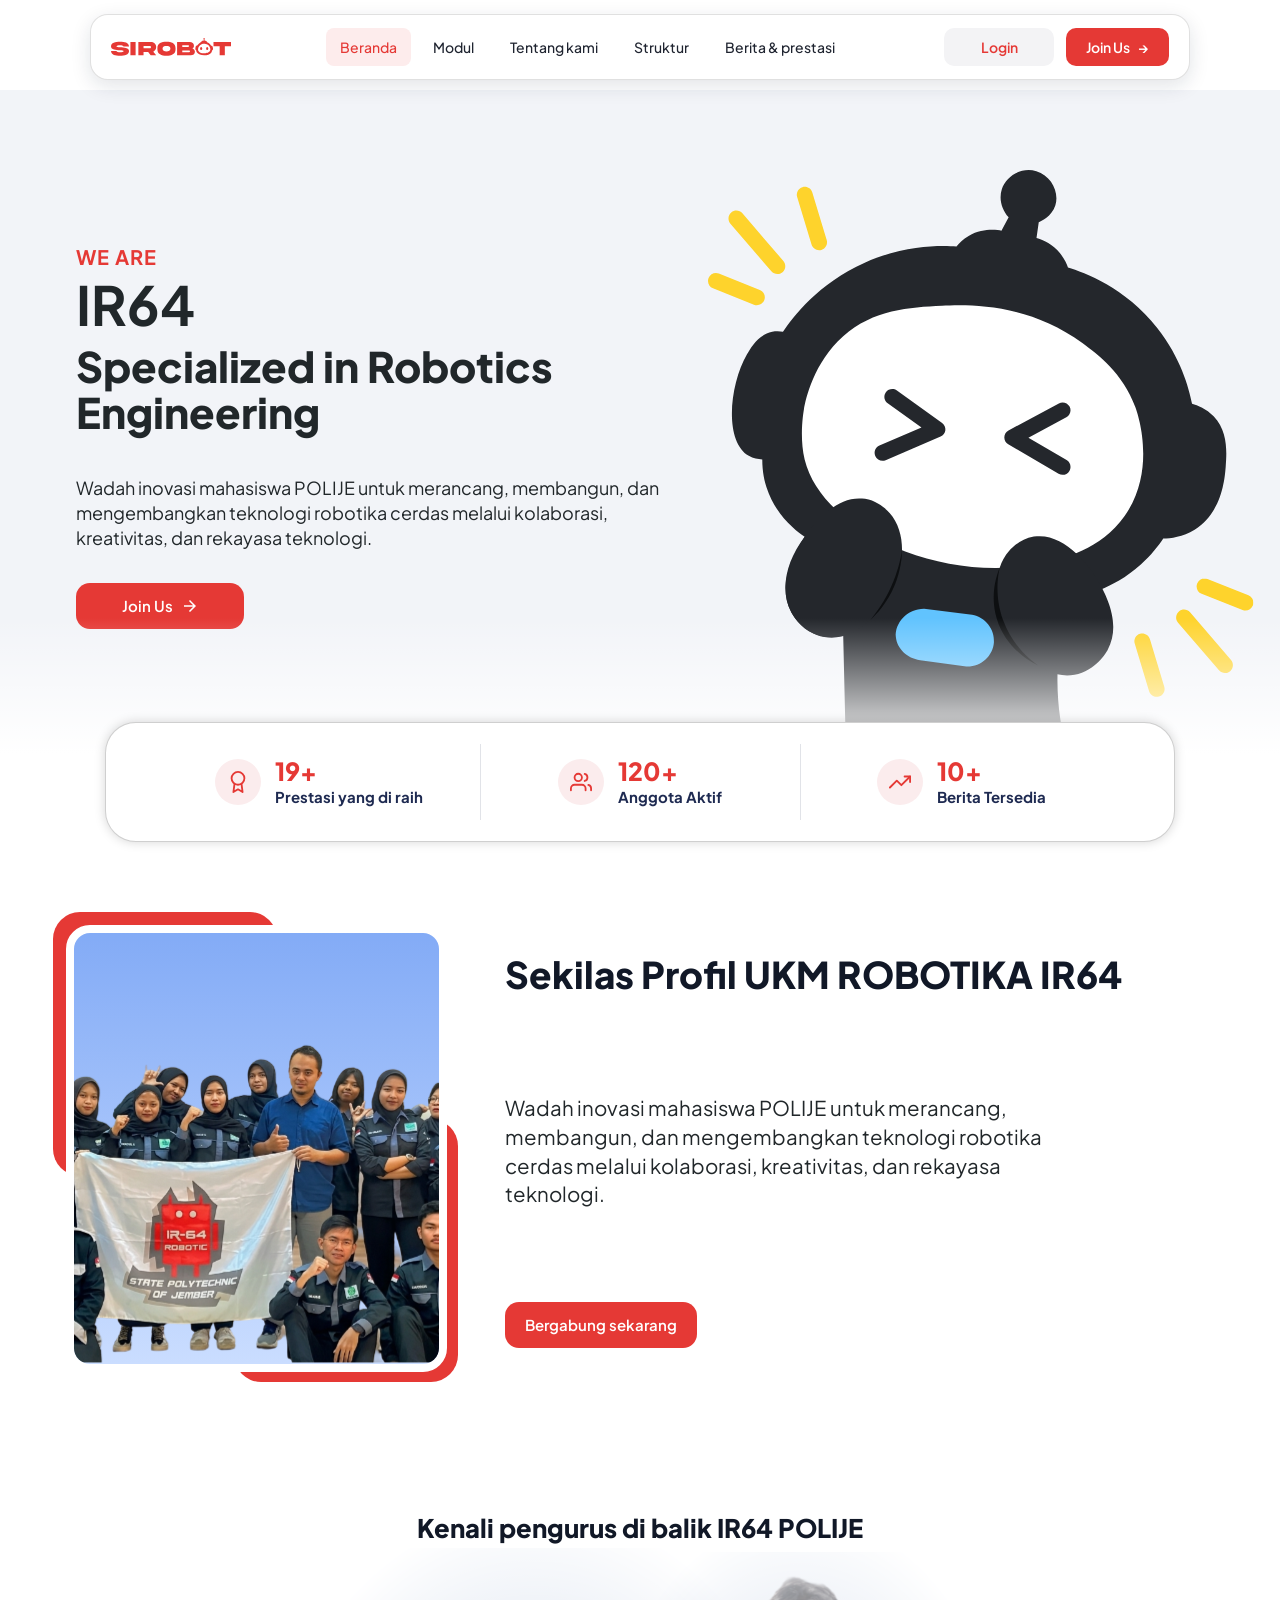
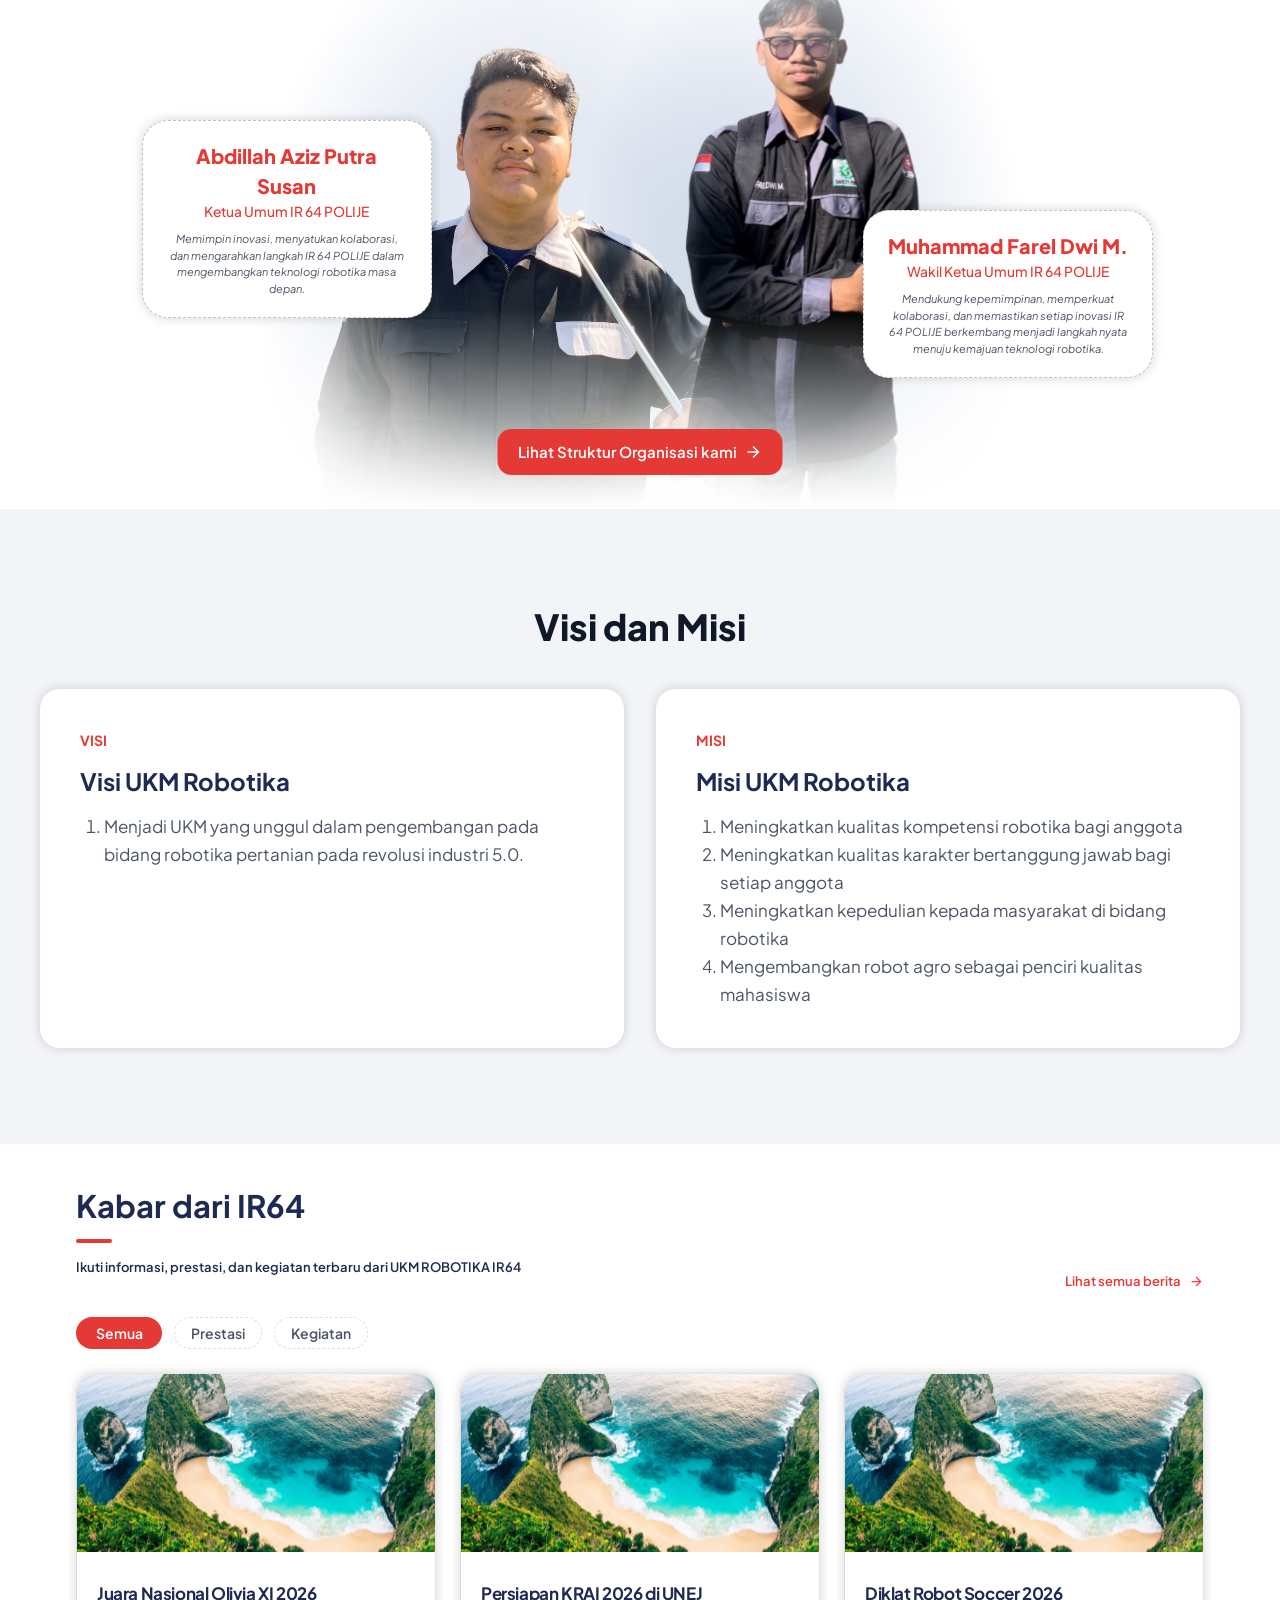
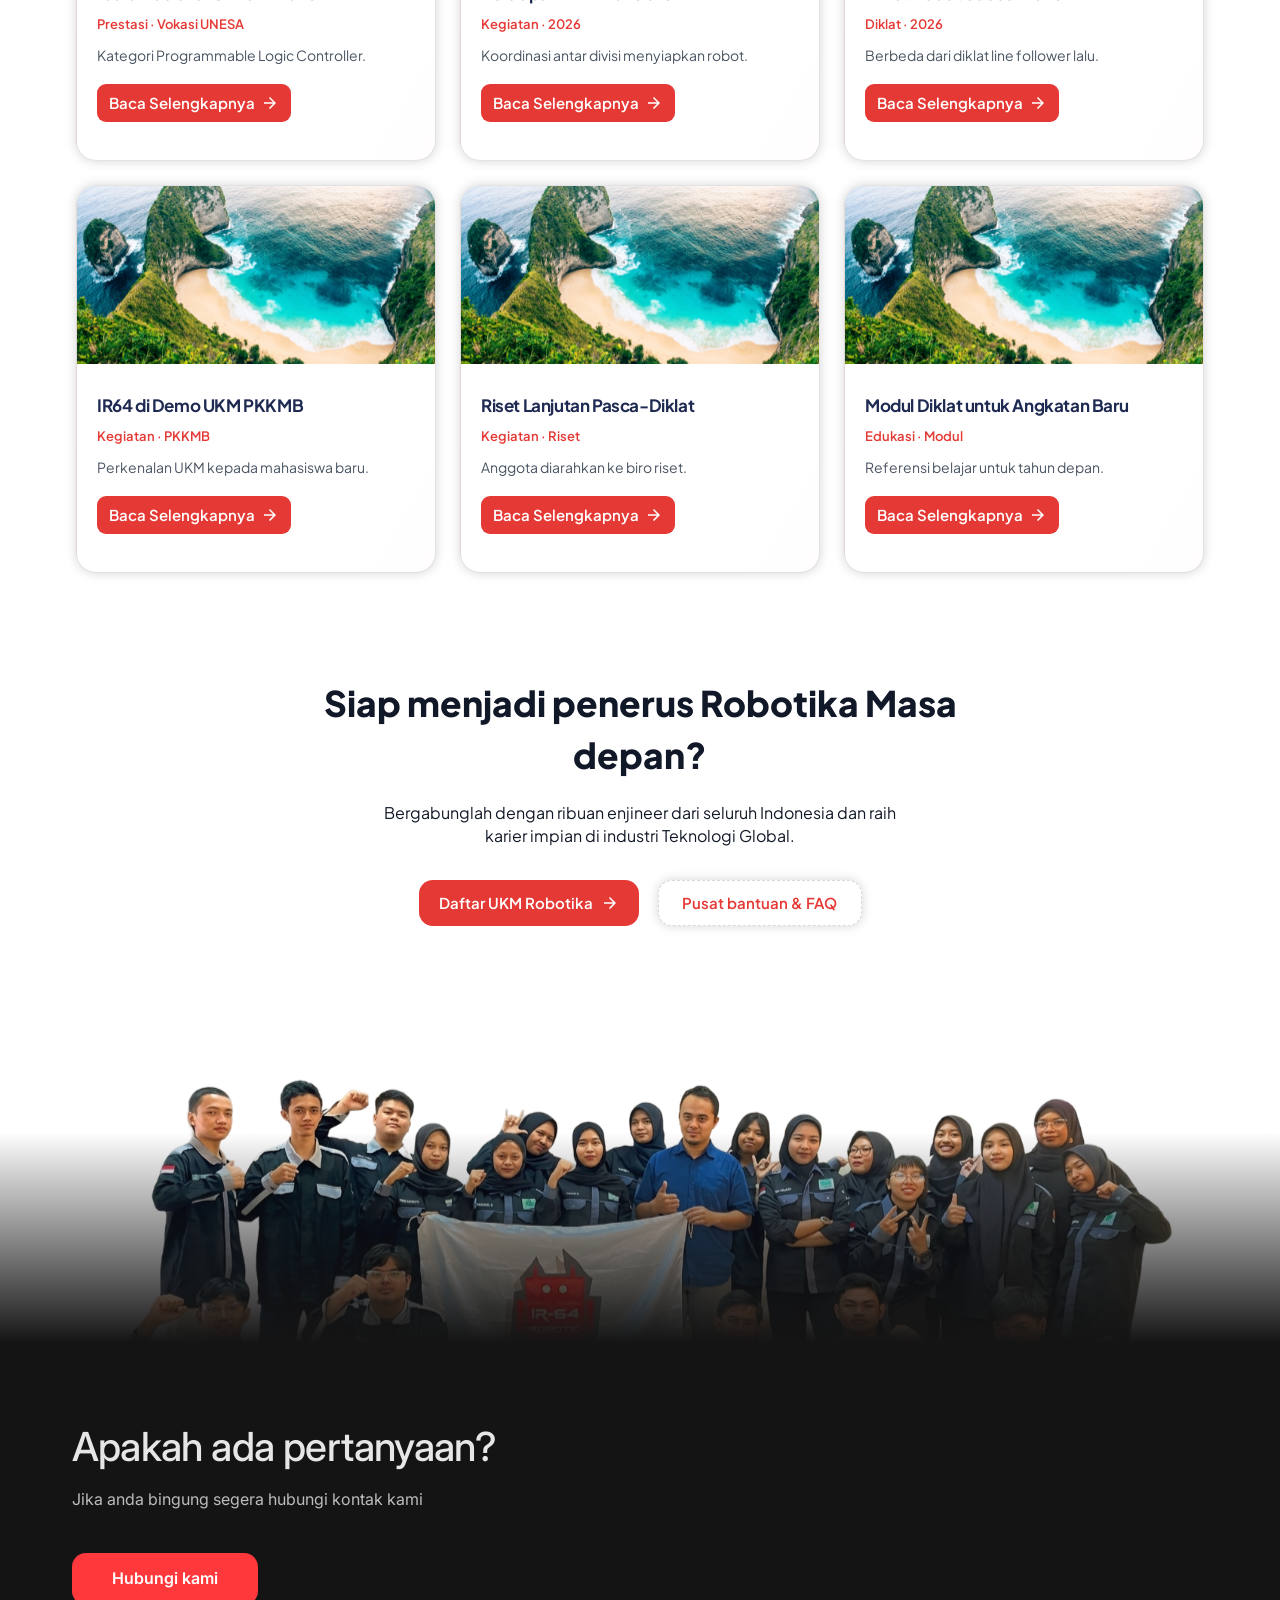
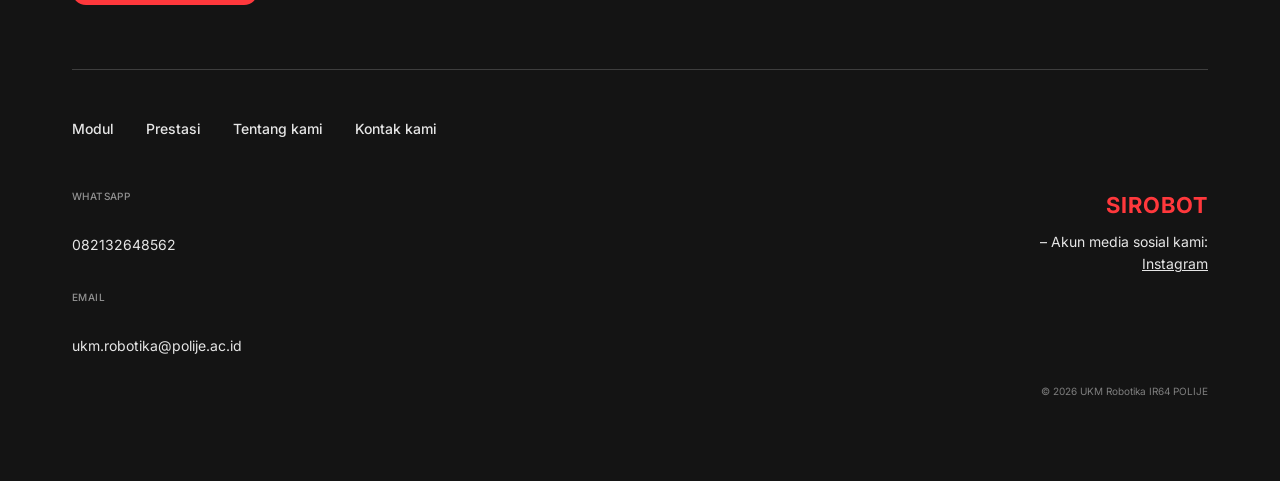
<file: index.html>
<!DOCTYPE html>
<html lang="id">
<head>
    <meta charset="UTF-8">
    <meta name="viewport" content="width=device-width, initial-scale=1.0">
    <title>Beranda | SIROBOT UKM Robotika IR64 POLIJE</title>
    <link rel="preconnect" href="https://fonts.googleapis.com">
    <link rel="preconnect" href="https://fonts.gstatic.com" crossorigin>
    <link href="https://fonts.googleapis.com/css2?family=Inter:wght@400;500&family=Plus+Jakarta+Sans:wght@400;500;600;700;800&display=swap" rel="stylesheet">
    <link rel="stylesheet" href="css/base.css">
    <link rel="stylesheet" href="css/navbar.css">
    <link rel="stylesheet" href="css/footer.css">
    <link rel="stylesheet" href="css/kartu.css">
    <link rel="stylesheet" href="css/visi-misi.css">
    <link rel="stylesheet" href="css/style.css">
    <link rel="stylesheet" href="css/animasi.css">

</head>
<body>
    <!-- Navbar: dibuat oleh js/komponen/navbar.js -->
    <header data-komponen="navbar" data-aktif="beranda"></header>

    <main>
        <!-- Hero -->
        <section class="hero" id="beranda">
            <div class="container hero-inner">
                <div class="hero-text">
                    <p class="eyebrow">WE ARE</p>
                    <h1>IR64 <span>Specialized in Robotics Engineering</span></h1>
                    <p class="lead">Wadah inovasi mahasiswa POLIJE untuk merancang, membangun, dan mengembangkan teknologi robotika cerdas
                        melalui kolaborasi, kreativitas, dan rekayasa teknologi.</p>
                    <p class="hero-aksi">
                        <a href="pendaftaran.html" class="btn btn-join">Join Us</a>
                        <a href="tentang-kami.html" class="btn btn-putih">Tentang kami</a>
                    </p>
                </div>
                <div class="hero-art" role="img" aria-label="Maskot robot SIROBOT"></div>
            </div>
        </section>
            

        <!-- Statistik -->
        <section class="stats">
            <h2>Statistik UKM</h2>
            <ul>
                <li>
                    <span class="stat-ikon" aria-hidden="true"><svg viewBox="0 0 24 24"><circle cx="12" cy="8" r="7"/><polyline points="8.21 13.89 7 23 12 20 17 23 15.79 13.88"/></svg></span>
                    <div><strong>19+</strong><p>Prestasi yang di raih</p></div>
                </li>
                <li>
                    <span class="stat-ikon" aria-hidden="true"><svg viewBox="0 0 24 24"><path d="M17 21v-2a4 4 0 0 0-4-4H5a4 4 0 0 0-4 4v2"/><circle cx="9" cy="7" r="4"/><path d="M23 21v-2a4 4 0 0 0-3-3.87"/><path d="M16 3.13a4 4 0 0 1 0 7.75"/></svg></span>
                    <div><strong>120+</strong><p>Anggota Aktif</p></div>
                </li>
                <li>
                    <span class="stat-ikon" aria-hidden="true"><svg viewBox="0 0 24 24"><polyline points="23 6 13.5 15.5 8.5 10.5 1 18"/><polyline points="17 6 23 6 23 12"/></svg></span>
                    <div><strong>10+</strong><p>Berita Tersedia</p></div>
                </li>
            </ul>
        </section>

        <!-- Sekilas Profil -->
        <section class="profil">
            <h2>Sekilas Profil UKM ROBOTIKA IR64</h2>
            <div class="profil-foto"><img src="assets/images/anggota-ir64.svg" alt="Foto bersama anggota UKM Robotika IR64 POLIJE"></div>
            <p>Wadah inovasi mahasiswa POLIJE untuk merancang, membangun, dan mengembangkan teknologi robotika cerdas
                melalui kolaborasi, kreativitas, dan rekayasa teknologi.</p>
            <a href="pendaftaran.html">Bergabung sekarang</a>
        </section>

        <!-- Sekilas Pengurus -->
        <section class="pengurus-ringkas" id="struktur">
            <h2>Kenali pengurus di balik IR64 POLIJE</h2>
            <div class="pengurus-foto">
            <img src="assets/images/ketua-umum.svg" alt="Abdillah Aziz Putra Susan - Ketua Umum IR64 POLIJE">
            <img src="assets/images/wakil-ketua-umum.svg" alt="Muhammad Farel Dwi M. - Wakil Ketua Umum IR64 POLIJE">
            </div>
            <article>
                <h3>Abdillah Aziz Putra Susan</h3>
                <p><strong>Ketua Umum IR 64 POLIJE</strong></p>
                <p>Memimpin inovasi, menyatukan kolaborasi, dan mengarahkan langkah IR 64 POLIJE dalam mengembangkan
                    teknologi robotika masa depan.</p>
            </article>
            <article>
                <h3>Muhammad Farel Dwi M.</h3>
                <p><strong>Wakil Ketua Umum IR 64 POLIJE</strong></p>
                <p>Mendukung kepemimpinan, memperkuat kolaborasi, dan memastikan setiap inovasi IR 64 POLIJE berkembang
                    menjadi langkah nyata menuju kemajuan teknologi robotika.</p>
            </article>
            <p><a href="struktur.html">Lihat Struktur Organisasi kami</a></p>
        </section>

        <!-- Visi dan Misi -->
        <section class="visimisi">
            <h2>Visi dan Misi</h2>
            <article>
                <h3>Visi UKM Robotika</h3>
                <ol>
                    <li>Menjadi UKM yang unggul dalam pengembangan pada bidang robotika pertanian pada revolusi industri 5.0.</li>
                </ol>
            </article>
            <article>
                <h3>Misi UKM Robotika</h3>
                <ol>
                    <li>Meningkatkan kualitas kompetensi robotika bagi anggota</li>
                    <li>Meningkatkan kualitas karakter bertanggung jawab bagi setiap anggota</li>
                    <li>Meningkatkan kepedulian kepada masyarakat di bidang robotika</li>
                    <li>Mengembangkan robot agro sebagai penciri kualitas mahasiswa</li>
                </ol>
            </article>
        </section>

        <!-- sekilas berita -->
        <section class="kabar">
            <h2>Kabar dari IR64</h2>
            <p>Ikuti informasi, prestasi, dan kegiatan terbaru dari UKM ROBOTIKA IR64</p>
            <p><a href="berita.html">Lihat semua berita</a></p>

            <nav aria-label="Filter kabar">
                <ul class="pill-list">
                    <li><a href="berita.html" class="aktif">Semua</a></li>
                    <li><a href="berita.html">Prestasi</a></li>
                    <li><a href="berita.html">Kegiatan</a></li>
                </ul>
            </nav>

            <article>
                <img src="assets/images/gambar-kartu-berita.svg" alt="Tim UKM Robotika pada Olivia XI 2026">
                <h3>Juara Nasional Olivia XI 2026</h3>
                <p>Prestasi · Vokasi UNESA</p>
                <p>Kategori Programmable Logic Controller.</p>
                <a href="berita.html">Baca Selengkapnya</a>
            </article>
            <article>
                <img src="assets/images/gambar-kartu-berita.svg" alt="Foto kegiatan UKM Robotika">
                <h3>Persiapan KRAI 2026 di UNEJ</h3>
                <p>Kegiatan · 2026</p>
                <p>Koordinasi antar divisi menyiapkan robot.</p>
                <a href="berita.html">Baca Selengkapnya</a>
            </article>
            <article>
                <img src="assets/images/gambar-kartu-berita.svg" alt="Foto kegiatan UKM Robotika">
                <h3>Diklat Robot Soccer 2026</h3>
                <p>Diklat · 2026</p>
                <p>Berbeda dari diklat line follower lalu.</p>
                <a href="berita.html">Baca Selengkapnya</a>
            </article>
            <article>
                <img src="assets/images/gambar-kartu-berita.svg" alt="Foto kegiatan UKM Robotika">
                <h3>IR64 di Demo UKM PKKMB</h3>
                <p>Kegiatan · PKKMB</p>
                <p>Perkenalan UKM kepada mahasiswa baru.</p>
                <a href="berita.html">Baca Selengkapnya</a>
            </article>
            <article>
                <img src="assets/images/gambar-kartu-berita.svg" alt="Foto kegiatan UKM Robotika">
                <h3>Riset Lanjutan Pasca-Diklat</h3>
                <p>Kegiatan · Riset</p>
                <p>Anggota diarahkan ke biro riset.</p>
                <a href="berita.html">Baca Selengkapnya</a>
            </article>
            <article>
                <img src="assets/images/gambar-kartu-berita.svg" alt="Foto kegiatan UKM Robotika">
                <h3>Modul Diklat untuk Angkatan Baru</h3>
                <p>Edukasi · Modul</p>
                <p>Referensi belajar untuk tahun depan.</p>
                <a href="berita.html">Baca Selengkapnya</a>
            </article>
        </section>

        <!-- Ajakan Bergabung -->
        <section class="cta">
            <h2>Siap menjadi penerus Robotika Masa depan?</h2>
            <p>Bergabunglah dengan ribuan enjineer dari seluruh Indonesia dan raih karier impian di industri Teknologi
                Global.</p>
            <p>
                <a href="pendaftaran.html">Daftar UKM Robotika</a>
                <a href="pendaftaran.html#kontak">Pusat bantuan &amp; FAQ</a>
            </p>
            <img src="assets/images/anggota-ir64.svg" alt="Seluruh anggota UKM Robotika IR64 POLIJE membawa bendera">
        </section>
    
    </main>

    <!-- Footer: dibuat oleh js/komponen/footer.js -->
    <footer data-komponen="footer"></footer>

    <script src="js/komponen/navbar.js"></script>
    <script src="js/komponen/footer.js"></script>
    <script src="js/script.js"></script>
    <script src="js/beranda.js"></script>
</body>
</html>
</file>
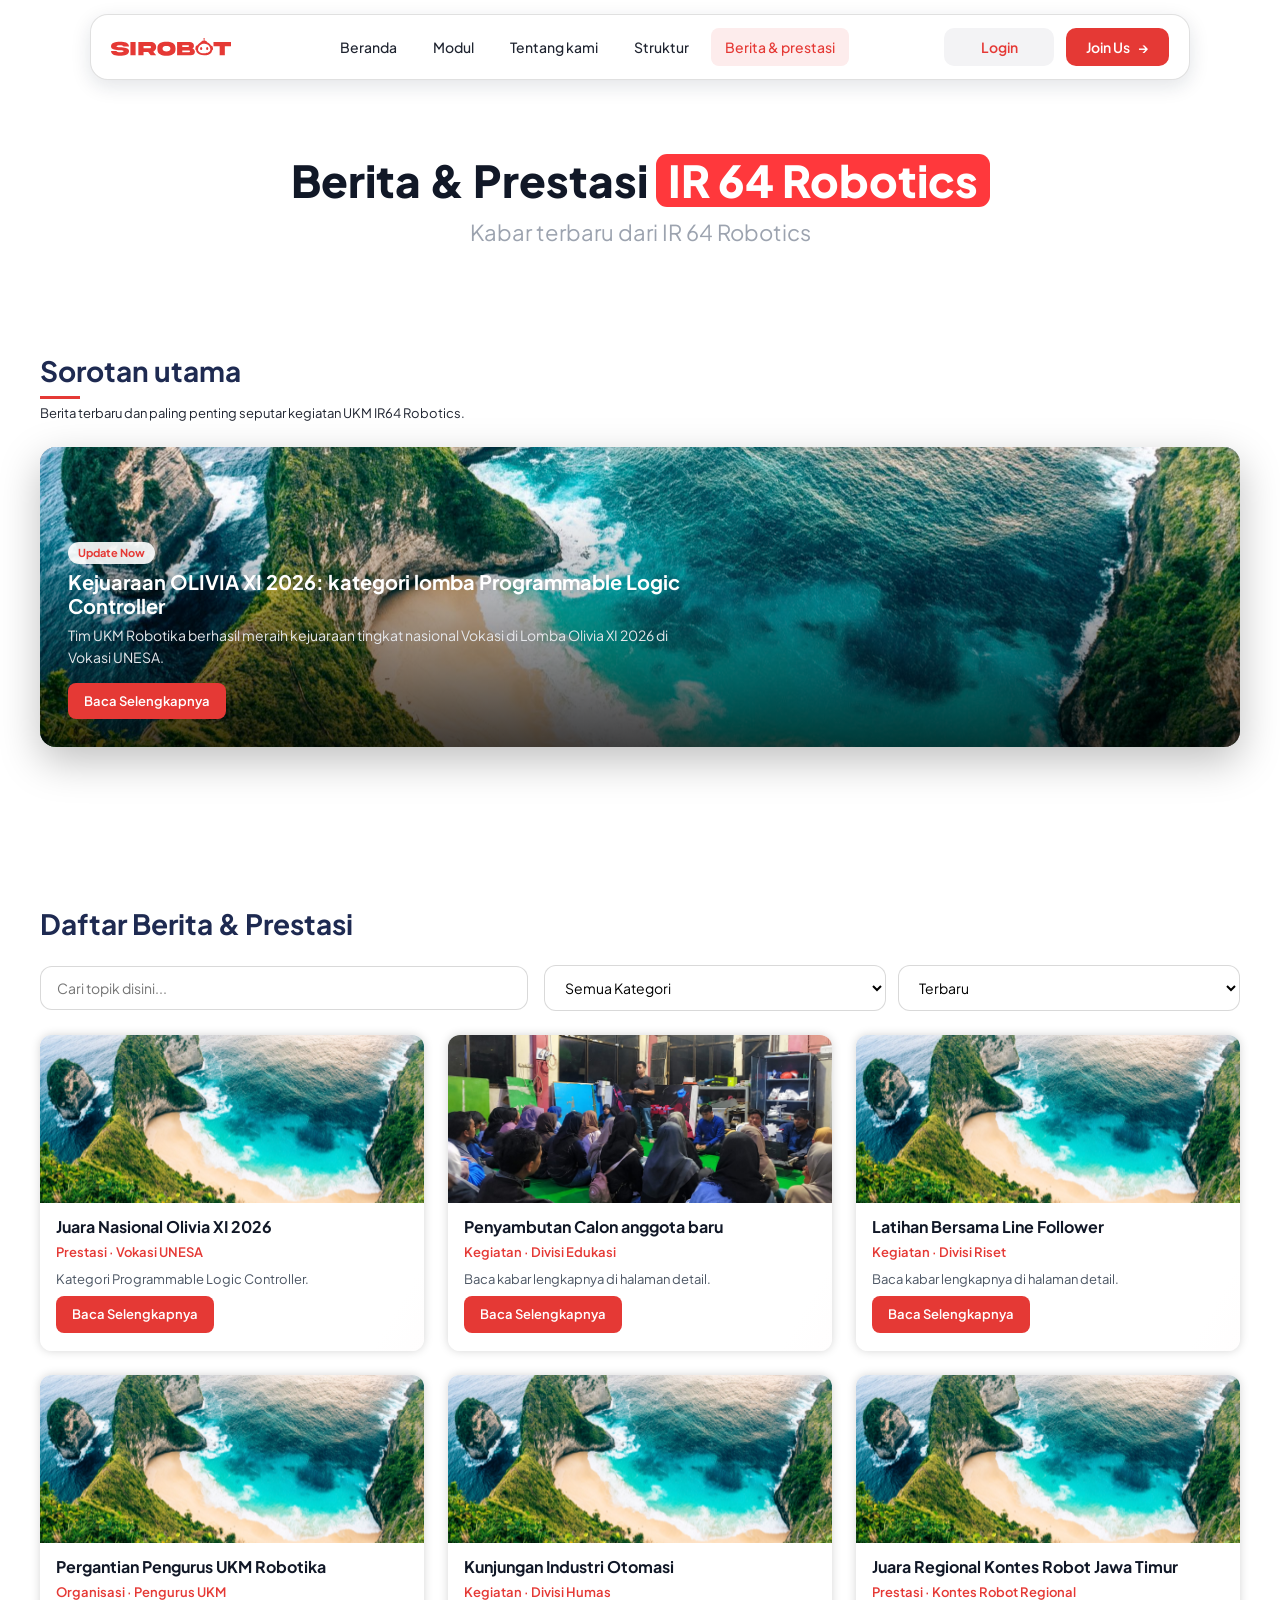
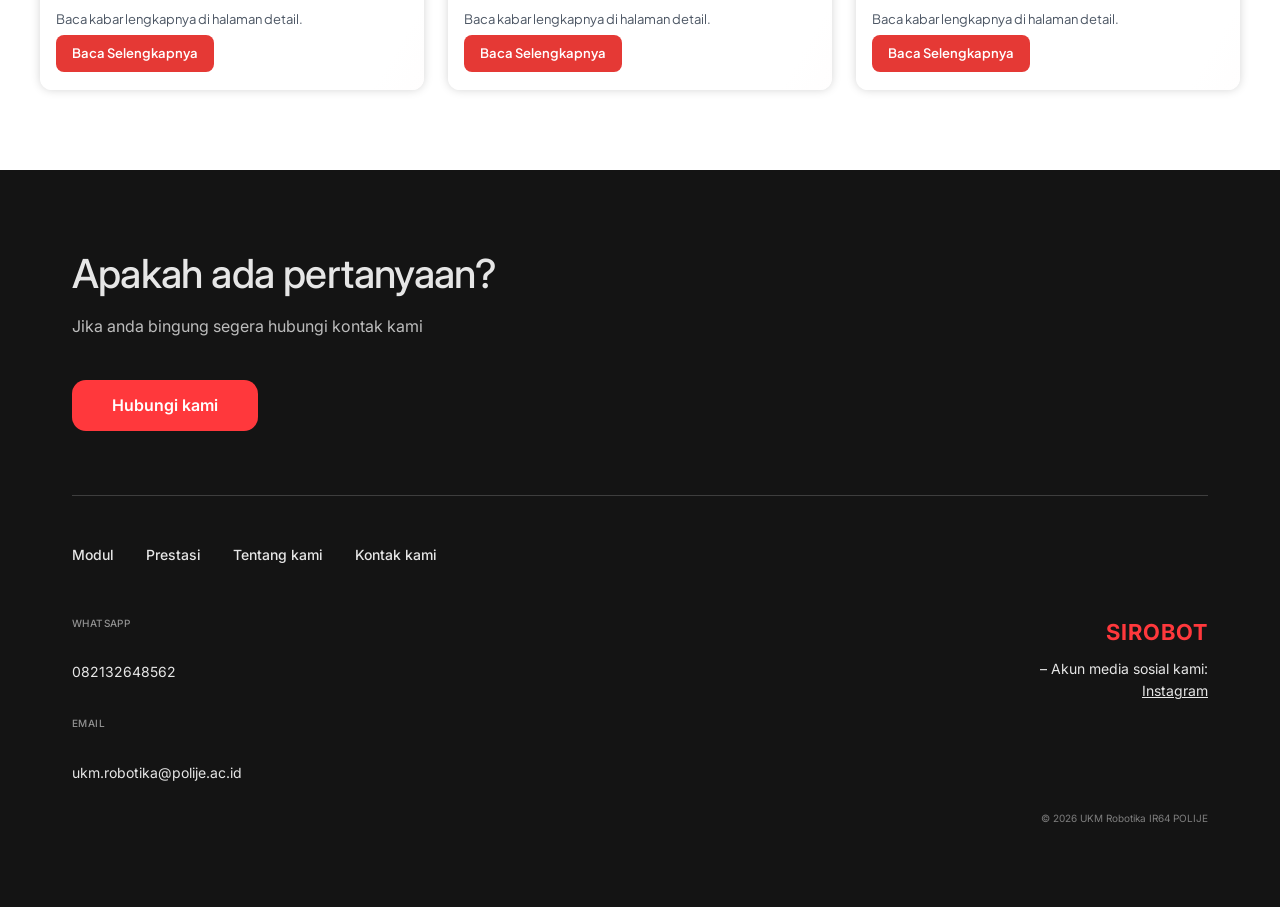
<file: berita.html>
<!DOCTYPE html>
<html lang="id">
<head>
    <meta charset="UTF-8">
    <meta name="viewport" content="width=device-width, initial-scale=1.0">
    <title>Berita | SIROBOT UKM Robotika IR64 POLIJE</title>
    <link rel="preconnect" href="https://fonts.googleapis.com">
    <link rel="preconnect" href="https://fonts.gstatic.com" crossorigin>
    <link href="https://fonts.googleapis.com/css2?family=Inter:wght@400;500&family=Plus+Jakarta+Sans:wght@400;500;600;700;800&display=swap" rel="stylesheet">
    <link rel="stylesheet" href="css/base.css">
    <link rel="stylesheet" href="css/navbar.css">
    <link rel="stylesheet" href="css/footer.css">
    <link rel="stylesheet" href="css/kartu.css">
    <link rel="stylesheet" href="css/berita.css">
    <link rel="stylesheet" href="css/animasi.css">
</head>
<body>
    <!-- Navbar dibuat oleh js/komponen/navbar.js -->
    <header data-komponen="navbar" data-aktif="berita"></header>

    <main>
        <!-- Judul -->
        <section class="judul-halaman">
            <h1>Berita & Prestasi <span class="sorot">IR 64 Robotics</span></h1>
            <p>Kabar terbaru dari IR 64 Robotics</p>
        </section>

        <!-- Sorotan utama -->
        <section class="sorotan">
            <h2>Sorotan utama</h2>
            <p>Berita terbaru dan paling penting seputar kegiatan UKM IR64 Robotics.</p>
            <article>
                <img src="assets/images/gambar-kartu-berita.svg" alt="Tim UKM Robotika menerima penghargaan Olivia XI 2026">
                <p><strong>Update Now</strong></p>
                <h3>Kejuaraan OLIVIA XI 2026: kategori lomba Programmable Logic Controller</h3>
                <p>Tim UKM Robotika berhasil meraih kejuaraan tingkat nasional Vokasi di Lomba Olivia XI 2026 di Vokasi
                    UNESA.</p>
                <a href="detail-berita.html?id=juara-olivia-xi">Baca Selengkapnya</a>
            </article>
        </section>

        <!-- Daftar berita -->
        <section class="daftar-berita">
            <h2>Daftar Berita & Prestasi</h2>
            <form action="#" method="get">
                <p>
                    <label for="cari">Cari topik</label>
                    <input type="search" id="cari" name="cari" placeholder="Cari topik disini...">
                </p>
                <p>
                    <label for="kategori">Kategori</label>
                    <select id="kategori" name="kategori">
                        <option>Semua Kategori</option>
                        <option>Prestasi</option>
                        <option>Kegiatan</option>
                        <option>Organisasi</option>
                    </select>
                    <label for="urutan">Urutkan</label>
                    <select id="urutan" name="urutan">
                        <option>Terbaru</option>
                        <option>Terlama</option>
                    </select>
                </p>
            </form>

            <article data-kategori="prestasi" data-urut="0">
                <img src="assets/images/gambar-kartu-berita.svg" alt="Tim UKM Robotika pada Olivia XI 2026">
                <h3>Juara Nasional Olivia XI 2026</h3>
                <p>Prestasi · Vokasi UNESA</p>
                <p>Kategori Programmable Logic Controller.</p>
                <a href="detail-berita.html?id=juara-olivia-xi">Baca Selengkapnya</a>
            </article>
            <article data-kategori="kegiatan" data-urut="1">
                <img src="assets/images/WhatsApp Image 2026-11-24 at 09.23.33.jpeg" alt="Foto kegiatan UKM Robotika">
                <h3>Penyambutan Calon anggota baru</h3>
                <p>Kegiatan · Divisi Edukasi</p>
                <p>Baca kabar lengkapnya di halaman detail.</p>
                <a href="detail-berita.html?id=Penyambutan-Calon">Baca Selengkapnya</a>
            </article>
            <article data-kategori="kegiatan" data-urut="2">
                <img src="assets/images/gambar-kartu-berita.svg" alt="Foto kegiatan UKM Robotika">
                <h3>Latihan Bersama Line Follower</h3>
                <p>Kegiatan · Divisi Riset</p>
                <p>Baca kabar lengkapnya di halaman detail.</p>
                <a href="detail-berita.html?id=latihan-line-follower">Baca Selengkapnya</a>
            </article>
            <article data-kategori="organisasi" data-urut="3">
                <img src="assets/images/gambar-kartu-berita.svg" alt="Foto kegiatan UKM Robotika">
                <h3>Pergantian Pengurus UKM Robotika</h3>
                <p>Organisasi · Pengurus UKM</p>
                <p>Baca kabar lengkapnya di halaman detail.</p>
                <a href="detail-berita.html?id=pergantian-pengurus">Baca Selengkapnya</a>
            </article>
            <article data-kategori="kegiatan" data-urut="4">
                <img src="assets/images/gambar-kartu-berita.svg" alt="Foto kegiatan UKM Robotika">
                <h3>Kunjungan Industri Otomasi</h3>
                <p>Kegiatan · Divisi Humas</p>
                <p>Baca kabar lengkapnya di halaman detail.</p>
                <a href="detail-berita.html?id=kunjungan-industri">Baca Selengkapnya</a>
            </article>
            <article data-kategori="prestasi" data-urut="5">
                <img src="assets/images/gambar-kartu-berita.svg" alt="Foto kegiatan UKM Robotika">
                <h3>Juara Regional Kontes Robot Jawa Timur</h3>
                <p>Prestasi · Kontes Robot Regional</p>
                <p>Baca kabar lengkapnya di halaman detail.</p>
                <a href="detail-berita.html?id=juara-krsti-regional">Baca Selengkapnya</a>
            </article>
        </section>
    
    </main>

    <!-- Footer: dibuat oleh js/komponen/footer.js -->
    <footer data-komponen="footer"></footer>

    <script src="js/komponen/navbar.js"></script>
    <script src="js/komponen/footer.js"></script>
    <script src="js/script.js"></script>
    <script src="js/berita.js"></script>
</body>
</html>
</file>
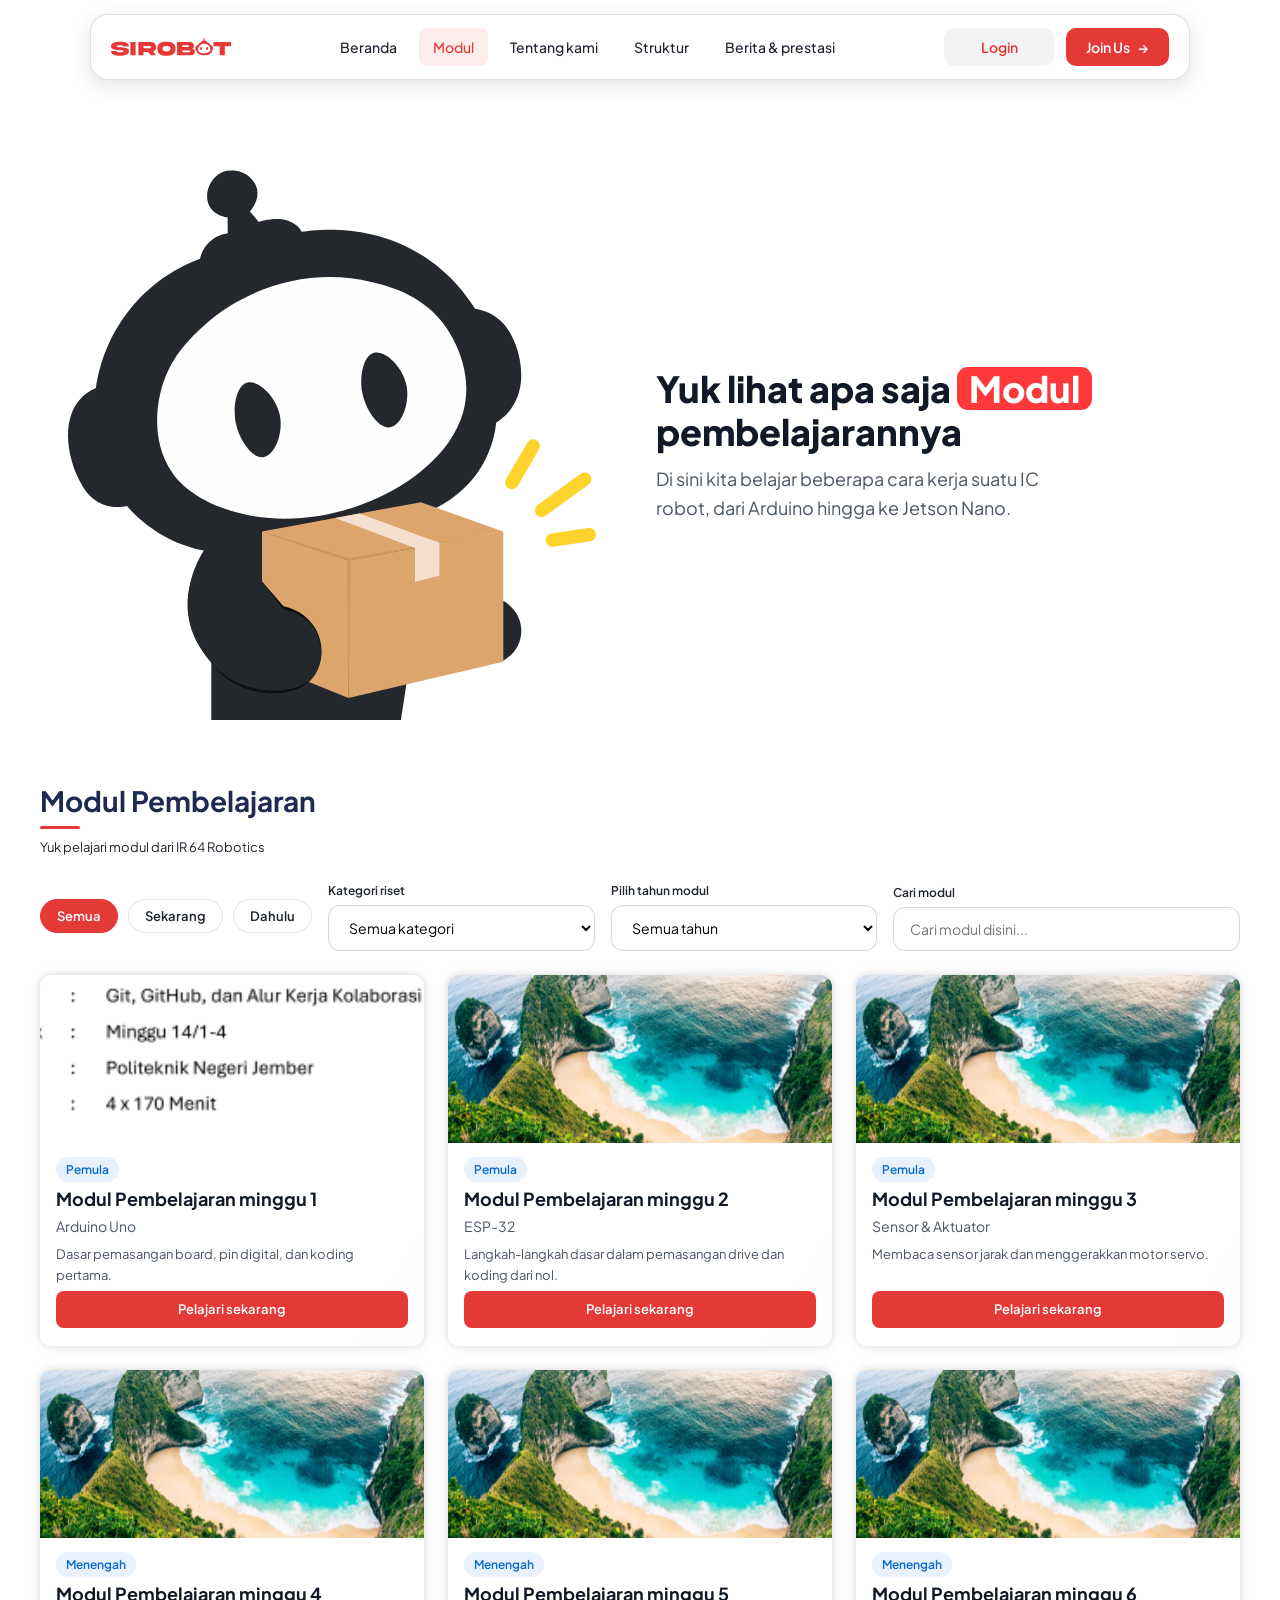
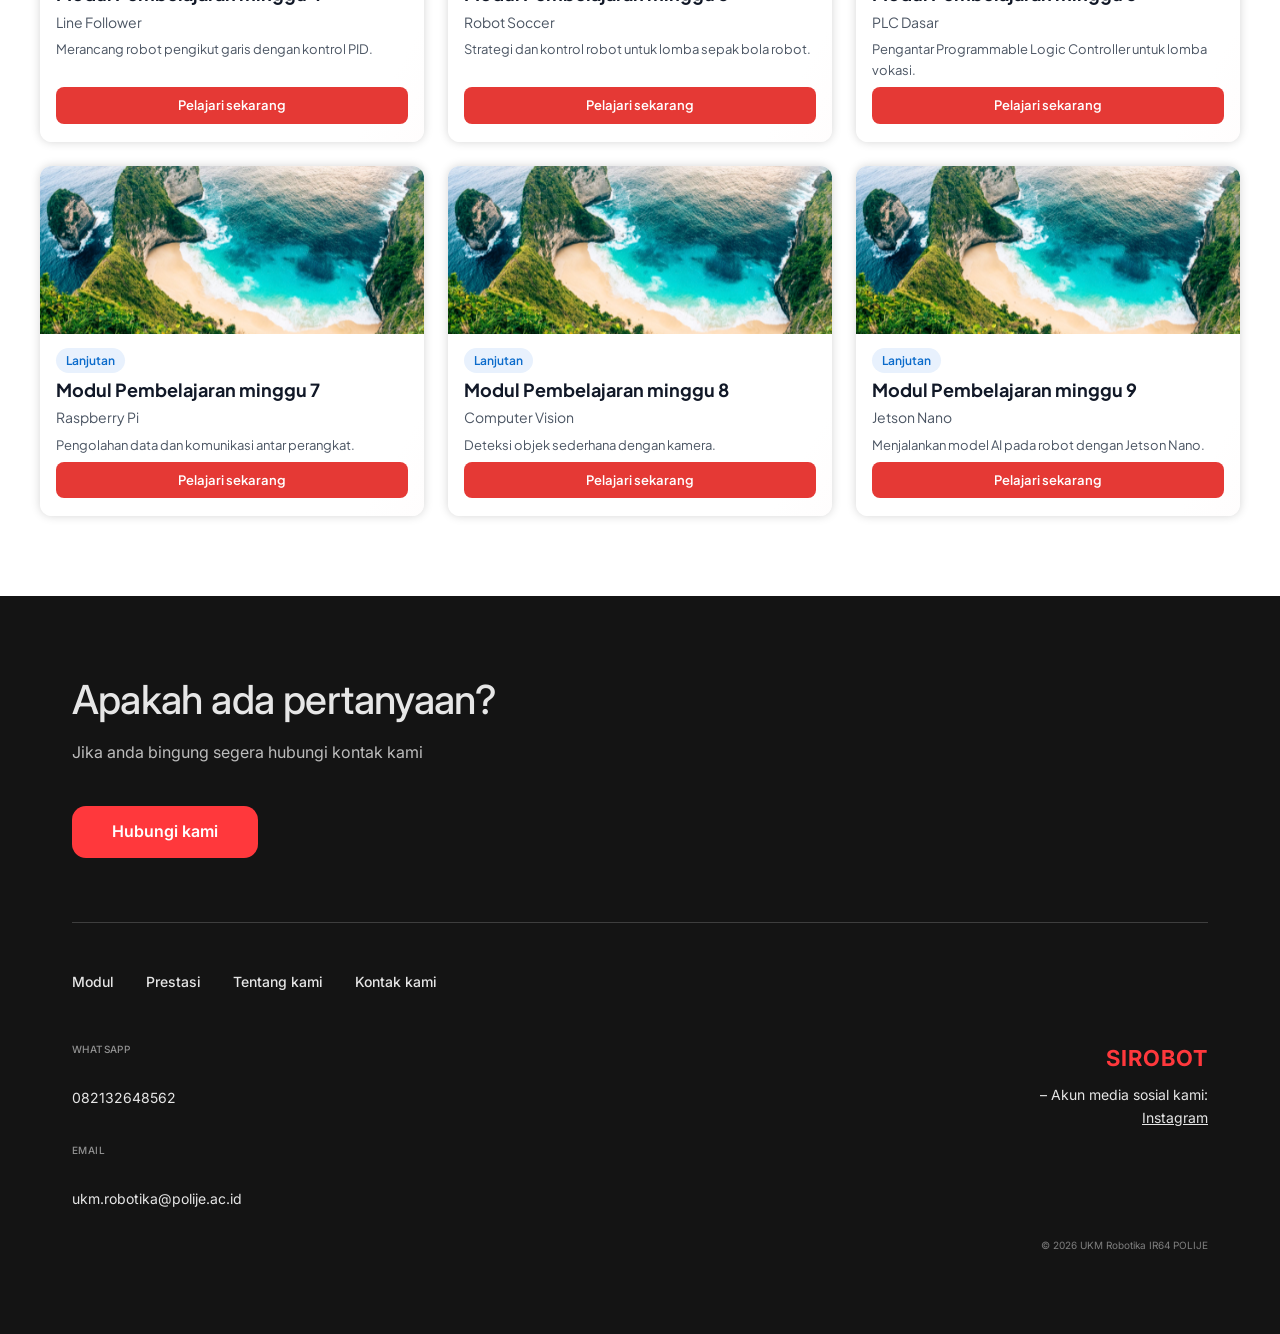
<file: modul.html>
<!DOCTYPE html>
<html lang="id">
<head>
    <meta charset="UTF-8">
    <meta name="viewport" content="width=device-width, initial-scale=1.0">
    <title>Modul Pembelajaran | SIROBOT UKM Robotika IR64 POLIJE</title>
    <link rel="preconnect" href="https://fonts.googleapis.com">
    <link rel="preconnect" href="https://fonts.gstatic.com" crossorigin>
    <link href="https://fonts.googleapis.com/css2?family=Inter:wght@400;500&family=Plus+Jakarta+Sans:wght@400;500;600;700;800&display=swap" rel="stylesheet">
    <link rel="stylesheet" href="css/base.css">
    <link rel="stylesheet" href="css/navbar.css">
    <link rel="stylesheet" href="css/footer.css">
    <link rel="stylesheet" href="css/kartu.css">
    <link rel="stylesheet" href="css/modul.css">
    <link rel="stylesheet" href="css/animasi.css">
</head>
<body>
    <!-- Navbar: dibuat oleh js/komponen/navbar.js -->
    <header data-komponen="navbar" data-aktif="modul"></header>

    <main>
        <!-- Hero -->
        <section class="modul-hero">
            <div class="art" role="img" aria-label="Maskot robot SIROBOT"></div>
            <div>
                <h1>Yuk lihat apa saja <span class="sorot">Modul</span> pembelajarannya</h1>
                <p>Di sini kita belajar beberapa cara kerja suatu IC robot, dari Arduino hingga ke Jetson Nano.</p>
            </div>
        </section>

        <!-- Daftar modul -->
        <section class="modul-daftar">
            <h2 class="garis-merah">Modul Pembelajaran</h2>
            <p>Yuk pelajari modul dari IR 64 Robotics</p>

            <form class="modul-filter" action="#" method="get">
                <ul class="pill-list" aria-label="Waktu">
                    <li><a href="modul.html" class="aktif" data-waktu="semua">Semua</a></li>
                    <li><a href="modul.html?waktu=sekarang" data-waktu="sekarang">Sekarang</a></li>
                    <li><a href="modul.html?waktu=dahulu" data-waktu="dahulu">Dahulu</a></li>
                </ul>
                <p>
                    <label for="kategori">Kategori riset</label>
                    <select id="kategori" name="kategori">
                        <option value="">Semua kategori</option>
                        <option>[Kategori riset 1]</option>
                        <option>[Kategori riset 2]</option>
                    </select>
                </p>
                <p>
                    <label for="tahun">Pilih tahun modul</label>
                    <select id="tahun" name="tahun">
                        <option value="">Semua tahun</option>
                        <option>2026</option>
                        <option>2025</option>
                        <option>2024</option>
                        <option>2020</option>
                    </select>
                </p>
                <p>
                    <label for="cari-modul">Cari modul</label>
                    <input type="search" id="cari-modul" name="cari" placeholder="Cari modul disini...">
                </p>
            </form>

            <article data-kategori="[Kategori riset 1]" data-tahun="2026" data-waktu="sekarang">
                <img src="assets/images/Screenshot 2026-11-24 222807.png" alt="Sampul Modul Pembelajaran minggu 1">
                <span class="status">Pemula</span>
                <h3>Modul Pembelajaran minggu 1</h3>
                <p class="kode">Arduino Uno</p>
                <p>Dasar pemasangan board, pin digital, dan koding pertama.</p>
                <a href="detail-modul.html?id=minggu-1-arduino-uno">Pelajari sekarang</a>
            </article>
            <article data-kategori="[Kategori riset 2]" data-tahun="2026" data-waktu="sekarang">
                <img src="assets/images/gambar-kartu-berita.svg" alt="Sampul Modul Pembelajaran minggu 2">
                <span class="status">Pemula</span>
                <h3>Modul Pembelajaran minggu 2</h3>
                <p class="kode">ESP-32</p>
                <p>Langkah-langkah dasar dalam pemasangan drive dan koding dari nol.</p>
                <a href="detail-modul.html?id=minggu-2-esp32">Pelajari sekarang</a>
            </article>
            <article data-kategori="[Kategori riset 1]" data-tahun="2025" data-waktu="sekarang">
                <img src="assets/images/gambar-kartu-berita.svg" alt="Sampul Modul Pembelajaran minggu 3">
                <span class="status">Pemula</span>
                <h3>Modul Pembelajaran minggu 3</h3>
                <p class="kode">Sensor &amp; Aktuator</p>
                <p>Membaca sensor jarak dan menggerakkan motor servo.</p>
                <a href="detail-modul.html?id=minggu-3-sensor-aktuator">Pelajari sekarang</a>
            </article>
            <article data-kategori="[Kategori riset 2]" data-tahun="2025" data-waktu="sekarang">
                <img src="assets/images/gambar-kartu-berita.svg" alt="Sampul Modul Pembelajaran minggu 4">
                <span class="status">Menengah</span>
                <h3>Modul Pembelajaran minggu 4</h3>
                <p class="kode">Line Follower</p>
                <p>Merancang robot pengikut garis dengan kontrol PID.</p>
                <a href="detail-modul.html?id=minggu-4-line-follower">Pelajari sekarang</a>
            </article>
            <article data-kategori="[Kategori riset 1]" data-tahun="2024" data-waktu="dahulu">
                <img src="assets/images/gambar-kartu-berita.svg" alt="Sampul Modul Pembelajaran minggu 5">
                <span class="status">Menengah</span>
                <h3>Modul Pembelajaran minggu 5</h3>
                <p class="kode">Robot Soccer</p>
                <p>Strategi dan kontrol robot untuk lomba sepak bola robot.</p>
                <a href="detail-modul.html?id=minggu-5-robot-soccer">Pelajari sekarang</a>
            </article>
            <article data-kategori="[Kategori riset 2]" data-tahun="2024" data-waktu="dahulu">
                <img src="assets/images/gambar-kartu-berita.svg" alt="Sampul Modul Pembelajaran minggu 6">
                <span class="status">Menengah</span>
                <h3>Modul Pembelajaran minggu 6</h3>
                <p class="kode">PLC Dasar</p>
                <p>Pengantar Programmable Logic Controller untuk lomba vokasi.</p>
                <a href="detail-modul.html?id=minggu-6-plc-dasar">Pelajari sekarang</a>
            </article>
            <article data-kategori="[Kategori riset 1]" data-tahun="2020" data-waktu="dahulu">
                <img src="assets/images/gambar-kartu-berita.svg" alt="Sampul Modul Pembelajaran minggu 7">
                <span class="status">Lanjutan</span>
                <h3>Modul Pembelajaran minggu 7</h3>
                <p class="kode">Raspberry Pi</p>
                <p>Pengolahan data dan komunikasi antar perangkat.</p>
                <a href="detail-modul.html?id=minggu-7-raspberry-pi">Pelajari sekarang</a>
            </article>
            <article data-kategori="[Kategori riset 2]" data-tahun="2020" data-waktu="dahulu">
                <img src="assets/images/gambar-kartu-berita.svg" alt="Sampul Modul Pembelajaran minggu 8">
                <span class="status">Lanjutan</span>
                <h3>Modul Pembelajaran minggu 8</h3>
                <p class="kode">Computer Vision</p>
                <p>Deteksi objek sederhana dengan kamera.</p>
                <a href="detail-modul.html?id=minggu-8-computer-vision">Pelajari sekarang</a>
            </article>
            <article data-kategori="[Kategori riset 1]" data-tahun="2020" data-waktu="dahulu">
                <img src="assets/images/gambar-kartu-berita.svg" alt="Sampul Modul Pembelajaran minggu 9">
                <span class="status">Lanjutan</span>
                <h3>Modul Pembelajaran minggu 9</h3>
                <p class="kode">Jetson Nano</p>
                <p>Menjalankan model AI pada robot dengan Jetson Nano.</p>
                <a href="detail-modul.html?id=minggu-9-jetson-nano">Pelajari sekarang</a>
            </article>
        </section>
    </main>

    <!-- Footer: dibuat oleh js/komponen/footer.js -->
    <footer data-komponen="footer"></footer>

    <script src="js/komponen/navbar.js"></script>
    <script src="js/komponen/footer.js"></script>
    <script src="js/script.js"></script>
    <script src="js/modul.js"></script>
</body>
</html>
</file>
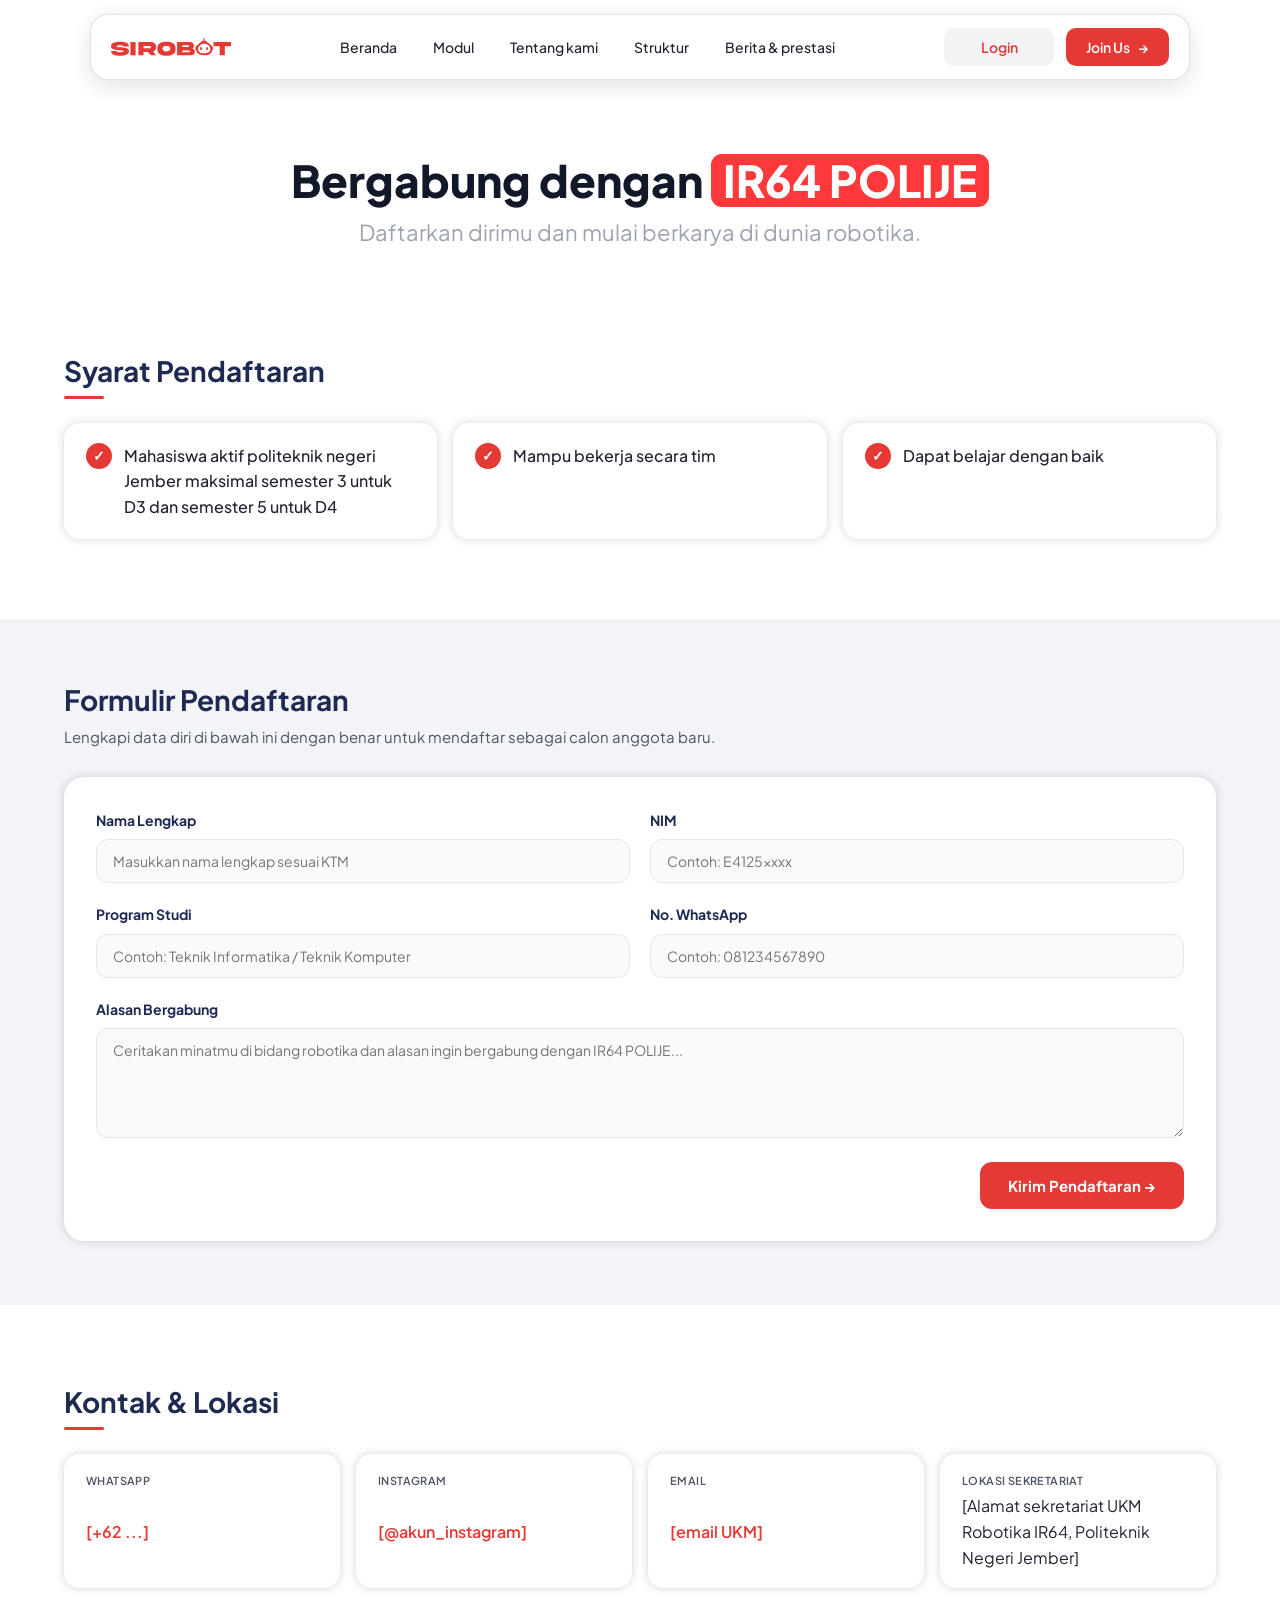
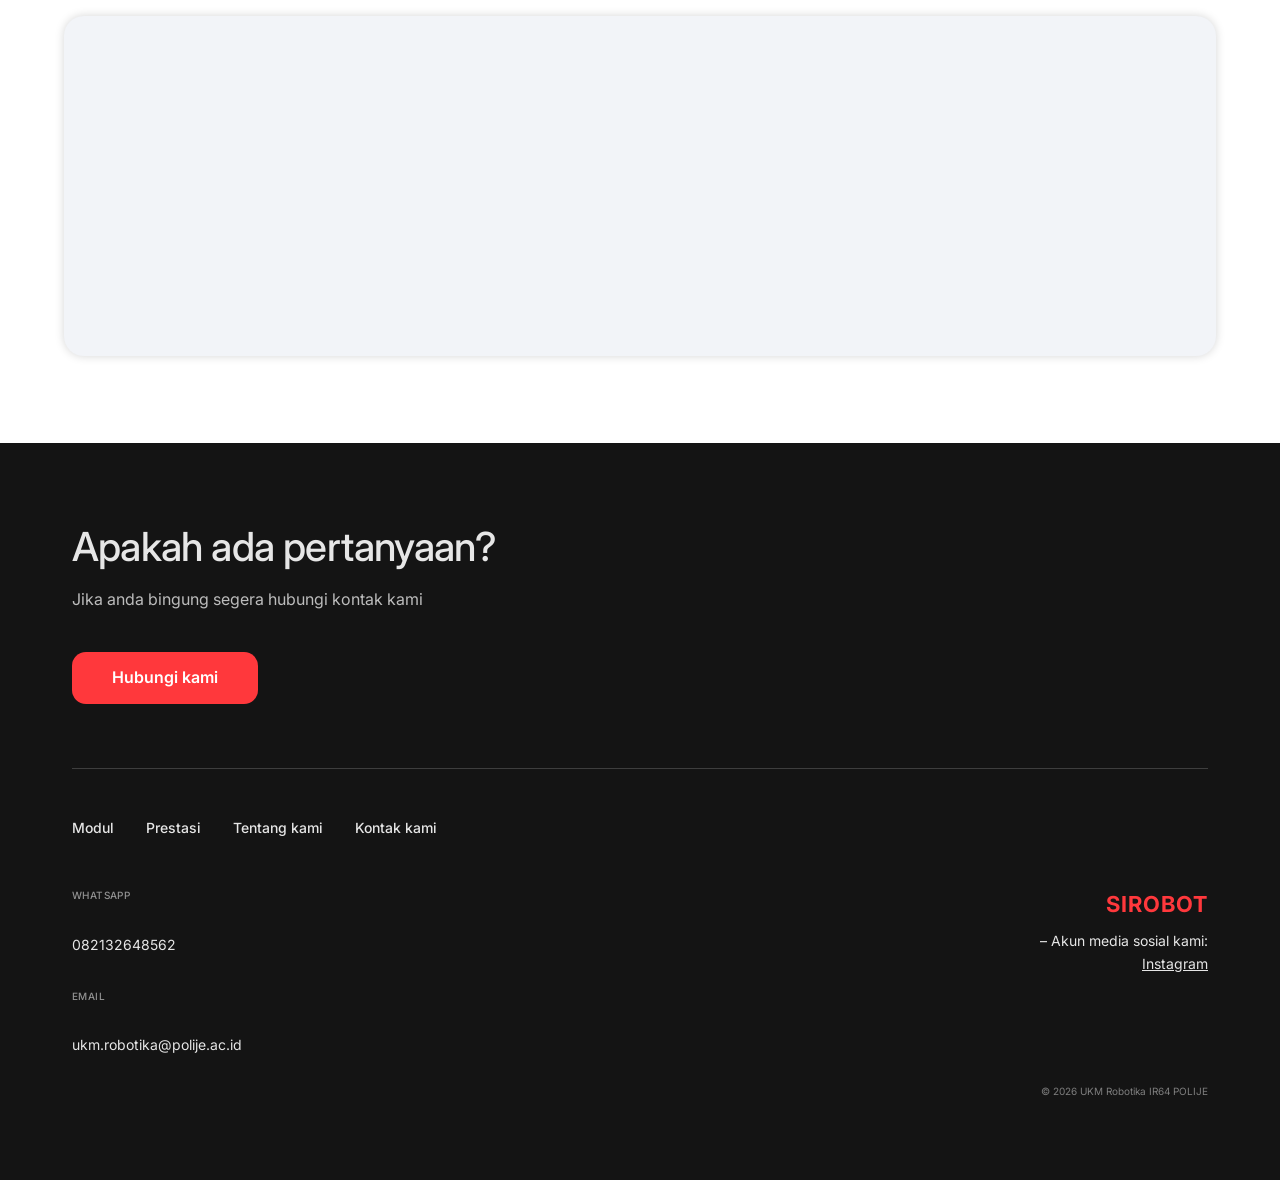
<file: pendaftaran.html>
<!DOCTYPE html>
<html lang="id">
<head>
    <meta charset="UTF-8">
    <meta name="viewport" content="width=device-width, initial-scale=1.0">
    <title>Pendaftaran &amp; Kontak | SIROBOT UKM Robotika IR64 POLIJE</title>
    <link rel="preconnect" href="https://fonts.googleapis.com">
    <link rel="preconnect" href="https://fonts.gstatic.com" crossorigin>
    <link href="https://fonts.googleapis.com/css2?family=Inter:wght@400;500&family=Plus+Jakarta+Sans:wght@400;500;600;700;800&display=swap" rel="stylesheet">
    <link rel="stylesheet" href="css/base.css">
    <link rel="stylesheet" href="css/navbar.css">
    <link rel="stylesheet" href="css/footer.css">
    <link rel="stylesheet" href="css/pendaftaran.css">
</head>
<body>
    <!-- Navbar: dibuat oleh js/komponen/navbar.js -->
    <header data-komponen="navbar" data-aktif=""></header>

    <main>
        <section class="judul-halaman">
            <h1>Bergabung dengan <span class="sorot">IR64 POLIJE</span></h1>
            <p>Daftarkan dirimu dan mulai berkarya di dunia robotika.</p>
        </section>

        <section class="syarat">
            <h2 class="garis-merah">Syarat Pendaftaran</h2>
            <ul>
                <li> Mahasiswa aktif politeknik negeri Jember maksimal semester 3 untuk D3 dan semester 5 untuk D4</li>
                <li>Mampu bekerja secara tim </li>
                <li>Dapat belajar dengan baik</li>
            </ul>
        </section>

<!-- FORMULIR PENDAFTARAN (Gantikan hanya bagian <section class="alur">...</section> dengan ini) -->
        <section class="form-section" id="daftar">
            <div class="form-container">
                <h2>Formulir Pendaftaran</h2>
                <p class="form-desc">Lengkapi data diri di bawah ini dengan benar untuk mendaftar sebagai calon anggota baru.</p>

                <form action="#" method="POST" class="form-pendaftaran" id="formPendaftaran">
                    <div class="form-grid">
                        <div class="form-group">
                            <label for="nama">Nama Lengkap</label>
                            <input type="text" id="nama" name="nama" placeholder="Masukkan nama lengkap sesuai KTM" required>
                        </div>

                        <div class="form-group">
                            <label for="nim">NIM</label>
                            <input type="text" id="nim" name="nim" placeholder="Contoh: E4125xxxx" required>
                        </div>

                        <div class="form-group">
                            <label for="prodi">Program Studi</label>
                            <input type="text" id="prodi" name="prodi" placeholder="Contoh: Teknik Informatika / Teknik Komputer" required>
                        </div>

                        <div class="form-group">
                            <label for="whatsapp">No. WhatsApp</label>
                            <input type="tel" id="whatsapp" name="whatsapp" placeholder="Contoh: 081234567890" required>
                        </div>
                    </div>

                    <div class="form-group">
                        <label for="alasan">Alasan Bergabung</label>
                        <textarea id="alasan" name="alasan" rows="4" placeholder="Ceritakan minatmu di bidang robotika dan alasan ingin bergabung dengan IR64 POLIJE..." required></textarea>
                    </div>

                    <div class="form-action">
                        <button type="submit" class="btn-submit">Kirim Pendaftaran &rarr;</button>
                    </div>
                </form>
            </div>
        </section>

        <section class="kontak" id="kontak">
            <h2 class="garis-merah">Kontak &amp; Lokasi</h2>
            <address>
                <p><strong>WhatsApp</strong><a href="https://wa.me/628xxxxxxxxxx">[+62 ...]</a></p>
                <p><strong>Instagram</strong><a href="#">[@akun_instagram]</a></p>
                <p><strong>Email</strong><a href="mailto:email-ukm@contoh.ac.id">[email UKM]</a></p>
                <p><strong>Lokasi Sekretariat</strong><span>[Alamat sekretariat UKM Robotika IR64, Politeknik Negeri Jember]</span></p>
            </address>
            <!-- ISI: ganti src dengan tautan embed Google Maps -->
            <iframe title="Peta lokasi sekretariat" src="about:blank" loading="lazy"></iframe>
        </section>
    </main>

    <!-- Footer: dibuat oleh js/komponen/footer.js -->
    <footer data-komponen="footer"></footer>

    <script src="js/komponen/navbar.js"></script>
    <script src="js/komponen/footer.js"></script>
    <script src="js/script.js"></script>
</body>
</html>
</file>
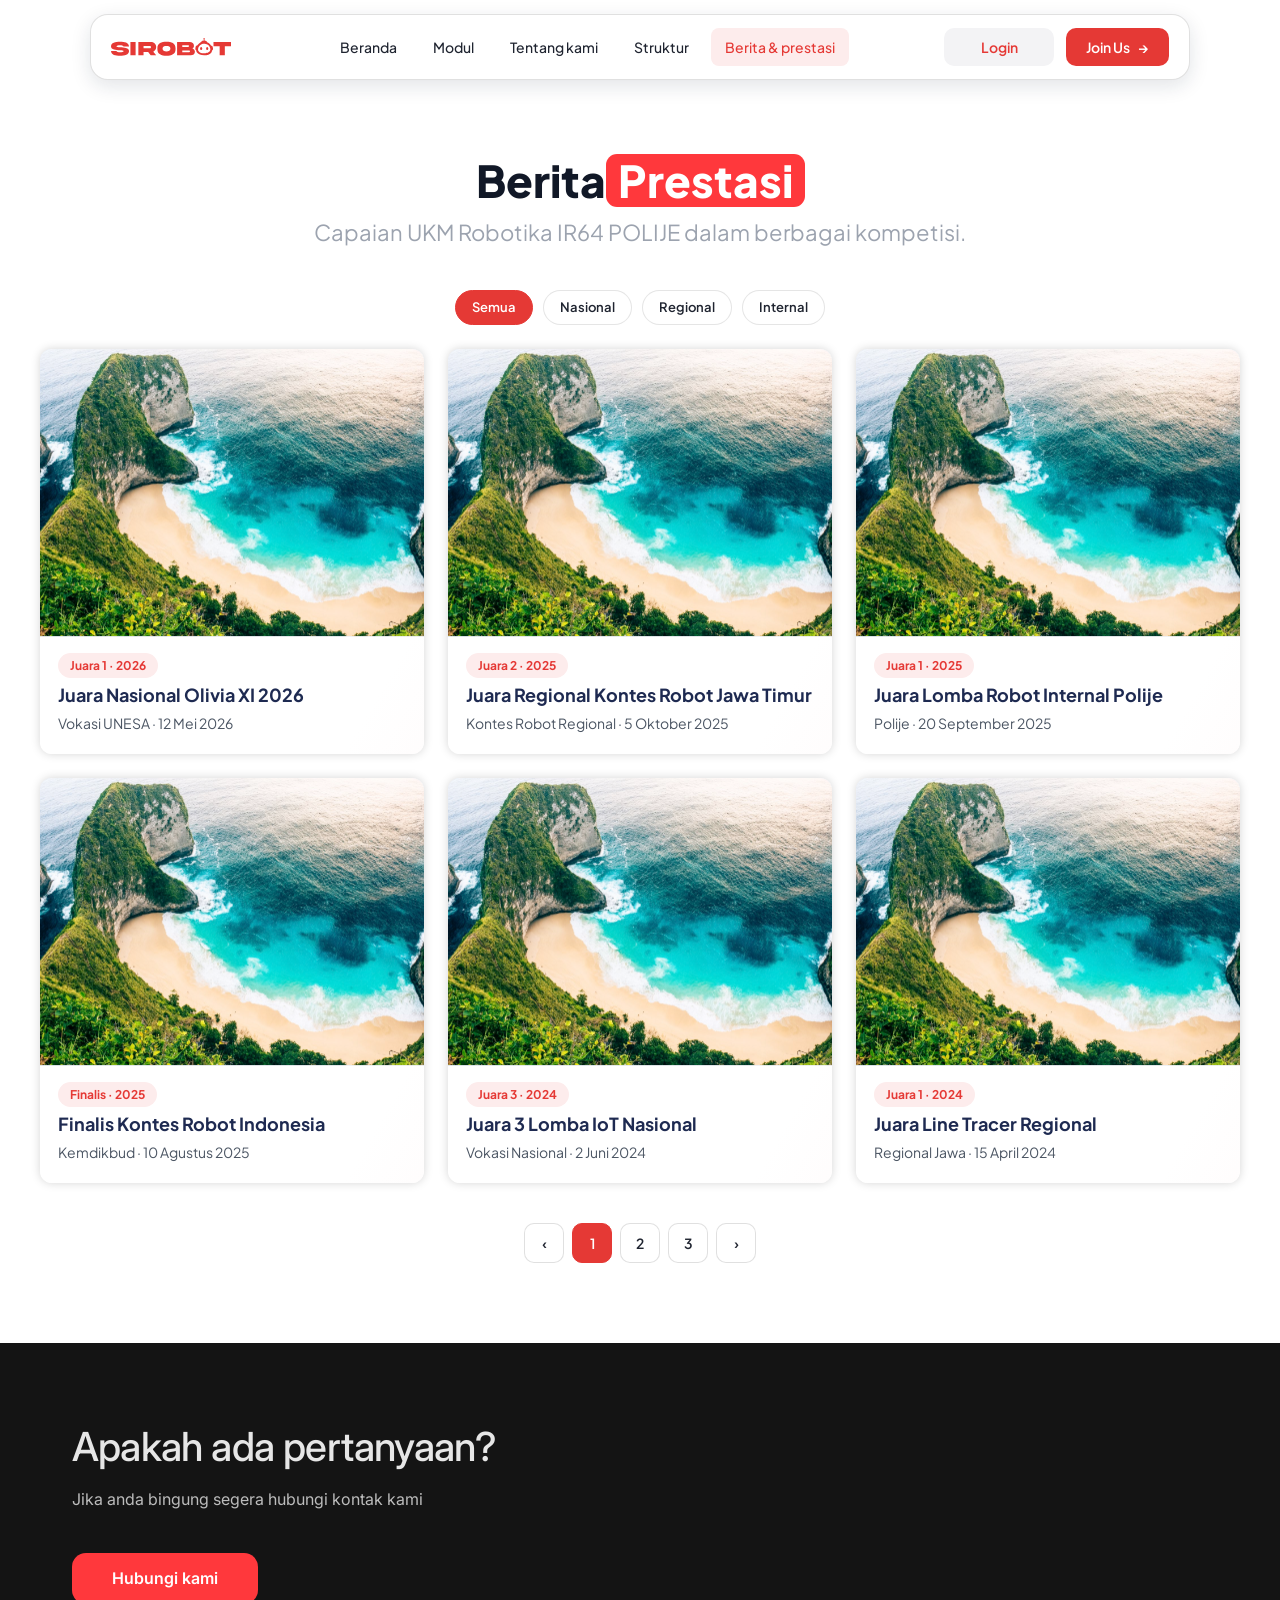
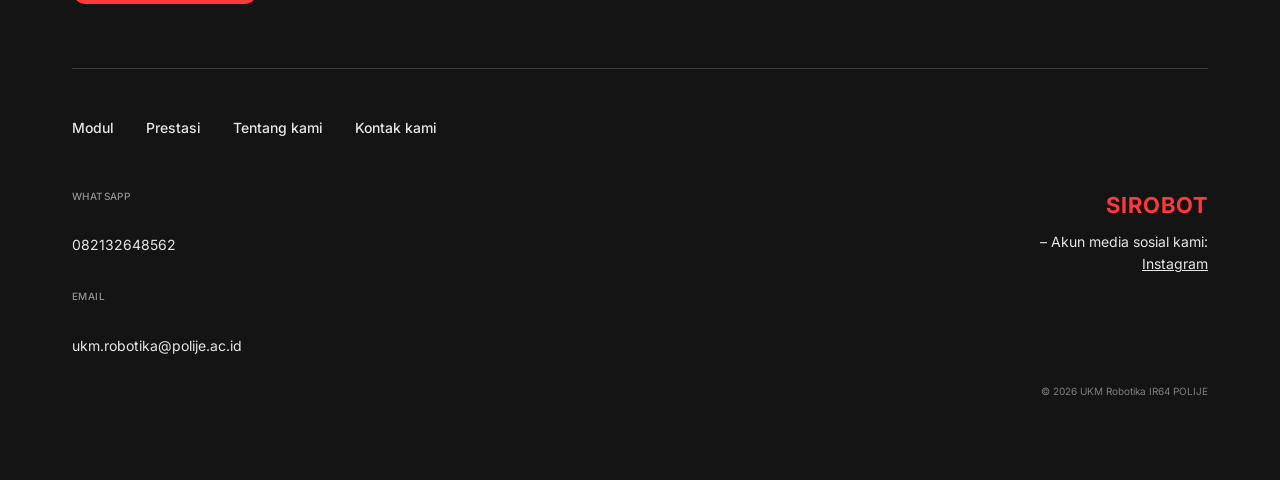
<file: prestasi.html>
<!DOCTYPE html>
<html lang="id">
<head>
    <meta charset="UTF-8">
    <meta name="viewport" content="width=device-width, initial-scale=1.0">
    <title>Galeri Prestasi | SIROBOT UKM Robotika IR64 POLIJE</title>
    <link rel="preconnect" href="https://fonts.googleapis.com">
    <link rel="preconnect" href="https://fonts.gstatic.com" crossorigin>
    <link href="https://fonts.googleapis.com/css2?family=Inter:wght@400;500&family=Plus+Jakarta+Sans:wght@400;500;600;700;800&display=swap" rel="stylesheet">
    <link rel="stylesheet" href="css/base.css">
    <link rel="stylesheet" href="css/navbar.css">
    <link rel="stylesheet" href="css/footer.css">
    <link rel="stylesheet" href="css/prestasi.css">
    <link rel="stylesheet" href="css/animasi.css">
</head>
<body>
    <!-- Navbar: dibuat oleh js/komponen/navbar.js -->
    <header data-komponen="navbar" data-aktif="berita"></header>

    <main>
        <section class="judul-halaman">
            <h1>Berita<span class="sorot">Prestasi</span></h1>
            <p>Capaian UKM Robotika IR64 POLIJE dalam berbagai kompetisi.</p>
        </section>

        <section class="prestasi-daftar">
            <nav aria-label="Filter tingkat">
                <ul class="pill-list">
                    <li><a href="prestasi.html" class="aktif">Semua</a></li>
                    <li><a href="prestasi.html?tingkat=nasional">Nasional</a></li>
                    <li><a href="prestasi.html?tingkat=regional">Regional</a></li>
                    <li><a href="prestasi.html?tingkat=internal">Internal</a></li>
                </ul>
            </nav>

            <article data-tingkat="nasional">
                <img src="assets/images/gambar-kartu-berita.svg" alt="Foto prestasi">
                <p class="peringkat">Juara 1 &middot; 2026</p>
                <h3><a href="detail-berita.html?id=juara-olivia-xi">Juara Nasional Olivia XI 2026</a></h3>
                <p>Vokasi UNESA &middot; 12 Mei 2026</p>
            </article>
            <article data-tingkat="regional">
                <img src="assets/images/gambar-kartu-berita.svg" alt="Foto prestasi">
                <p class="peringkat">Juara 2 &middot; 2025</p>
                <h3><a href="detail-berita.html?id=juara-krsti-regional">Juara Regional Kontes Robot Jawa Timur</a></h3>
                <p>Kontes Robot Regional &middot; 5 Oktober 2025</p>
            </article>
            <article data-tingkat="internal">
                <img src="assets/images/gambar-kartu-berita.svg" alt="Foto prestasi">
                <p class="peringkat">Juara 1 &middot; 2025</p>
                <h3><a href="detail-berita.html?id=juara-internal-robotik">Juara Lomba Robot Internal Polije</a></h3>
                <p>Polije &middot; 20 September 2025</p>
            </article>
            <article data-tingkat="nasional">
                <img src="assets/images/gambar-kartu-berita.svg" alt="Foto prestasi">
                <p class="peringkat">Finalis &middot; 2025</p>
                <h3><a href="detail-berita.html?id=juara-krai-nasional">Finalis Kontes Robot Indonesia</a></h3>
                <p>Kemdikbud &middot; 10 Agustus 2025</p>
            </article>
            <article data-tingkat="nasional">
                <img src="assets/images/gambar-kartu-berita.svg" alt="Foto prestasi">
                <p class="peringkat">Juara 3 &middot; 2024</p>
                <h3><a href="detail-berita.html?id=juara-iot-nasional">Juara 3 Lomba IoT Nasional</a></h3>
                <p>Vokasi Nasional &middot; 2 Juni 2024</p>
            </article>
            <article data-tingkat="regional">
                <img src="assets/images/gambar-kartu-berita.svg" alt="Foto prestasi">
                <p class="peringkat">Juara 1 &middot; 2024</p>
                <h3><a href="detail-berita.html?id=juara-line-tracer-regional">Juara Line Tracer Regional</a></h3>
                <p>Regional Jawa &middot; 15 April 2024</p>
            </article>
            <nav class="halaman" aria-label="Halaman">
                <a href="#" aria-label="Sebelumnya">&lsaquo;</a>
                <a href="#" class="aktif" aria-current="page">1</a>
                <a href="#">2</a>
                <a href="#">3</a>
                <a href="#" aria-label="Berikutnya">&rsaquo;</a>
            </nav>
        </section>
    </main>

    <!-- Footer: dibuat oleh js/komponen/footer.js -->
    <footer data-komponen="footer"></footer>

    <script src="js/komponen/navbar.js"></script>
    <script src="js/komponen/footer.js"></script>
    <script src="js/script.js"></script>
    <script src="js/prestasi.js"></script>
</body>
</html>
</file>
<file: css/base.css>
/*Token warna & ukuran*/
:root {
    --red: #e53935;
    --red-bright: #ff383c;
    --red-soft: #fdecec;
    --ink: #111827;
    --navy: #1e2a51;
    --text: #1f2430;
    --muted: #4b5563;
    --gray: #f3f3f5;
    --bg: #fff;
    --bg-soft: #f2f4f8;
    --dark: #141414;
    --shadow: 0 0 10px rgba(0, 0, 0, .17);
    --radius: 20px;
    --maxw: 1200px;
    --merah: var(--red);
    --latar: var(--bg);
}

/*Reset*/
* { box-sizing: border-box; margin: 0; padding: 0; }
html { scroll-behavior: smooth; }
body {
    font-family: "Plus Jakarta Sans", "Segoe UI", Arial, sans-serif;
    background: var(--bg);
    color: var(--text);
    line-height: 1.6;
    min-height: 100vh;
}
img { max-width: 100%; display: block; }
a { color: inherit; text-decoration: none; }
ul, ol { list-style: none; }
h1, h2, h3 { color: var(--ink); line-height: 1.2; }
address { font-style: normal; }

/* teks hanya untuk pembaca layar */
.sr-only {
    position: absolute; width: 1px; height: 1px; overflow: hidden;
    clip: rect(0 0 0 0); white-space: nowrap;
}

/*Tata letak section*/
main > section {
    padding: 80px max(24px, calc((100% - var(--maxw)) / 2));
}
.container { max-width: var(--maxw); margin: 0 auto; padding: 0 24px; }


.section-title, .judul-tengah {
    text-align: center; font-size: 36px; font-weight: 800; margin-bottom: 8px;
}
.sorot {
    background: var(--red-bright); color: #fff; padding: 0 12px; border-radius: 11px;
    display: inline-block;
}
.garis-merah::after {
    content: ""; display: block; width: 40px; height: 3px;
    background: var(--red); margin-top: 8px; border-radius: 2px;
}

/*Tombol*/
.btn {
    display: inline-flex; align-items: center; justify-content: center; gap: 8px;
    padding: 10px 20px; font: 600 14px "Plus Jakarta Sans", sans-serif;
    border: 0; border-radius: 10px; cursor: pointer; transition: filter .2s, transform .15s;
}
.btn:hover { filter: brightness(.94); transform: translateY(-1px); }
.btn-login { background: var(--gray); color: var(--red); min-width: 110px; }
.btn-join, .btn-merah { background: var(--red); color: #fff; }
.btn-putih { background: #fff; color: var(--red); box-shadow: var(--shadow); }
.btn-kecil { padding: 8px 14px; font-size: 13px; border-radius: 8px; }

/*Placeholder gambar (file gambar belum ada)*/
main img {
    background: linear-gradient(135deg, #dbe3f0, #eef1f6);
    color: var(--muted); font-size: 12px;
}

/*Form kontrol & pill filter*/
main input[type="search"], main select {
    padding: 12px 16px; border: 1px solid rgba(0, 0, 0, .15); border-radius: 12px;
    font: 14px "Plus Jakarta Sans", sans-serif; background: #fff; min-width: 0;
}
main input:focus, main select:focus { outline: 2px solid var(--red); outline-offset: 1px; }
.pill-list { display: flex; flex-wrap: wrap; gap: 10px; }
.pill-list a {
    display: block; padding: 6px 16px; border-radius: 999px; font-size: 13px; font-weight: 600;
    background: #fff; border: 1px solid rgba(0, 0, 0, .1);
}
.pill-list a:hover { background: var(--gray); }
.pill-list a.aktif { background: var(--red); border-color: var(--red); color: #fff; }

/*Judul halaman (berita, prestasi, pendaftaran, dll.)*/
.judul-halaman { text-align: center; padding-block: 64px 24px; }
.judul-halaman h1 { font-size: 44px; font-weight: 800; }
.judul-halaman p { font-size: 22px; color: #9ca3af; margin-top: 8px; }

/*Pesan kosong hasil filter*/
.kosong { grid-column: 1 / -1; text-align: center; color: var(--muted); padding: 40px 20px; background: var(--bg-soft); border-radius: var(--radius); }
[hidden] { display: none !important; }

/*Tombol kembali ke atas*/
.ke-atas {
    position: fixed; right: 20px; bottom: 20px; z-index: 900; width: 44px; height: 44px;
    border: 0; border-radius: 50%; background: var(--red); color: #fff; font-size: 18px; cursor: pointer;
    box-shadow: var(--shadow); opacity: 0; pointer-events: none; transition: opacity .2s;
}
.ke-atas.tampil { opacity: 1; pointer-events: auto; }

@media (max-width: 900px) {
    main > section { padding-block: 56px; }
    .section-title, .judul-tengah { font-size: 28px; }
    .judul-halaman h1 { font-size: 30px; }
    .judul-halaman p { font-size: 16px; }
}
</file>
<file: css/navbar.css>
/* navbar.css : NAVBAR dipakai SEMUA halaman publik
   HTML-nya dibuat oleh js/komponen/navbar.js 
   Dimuat setelah css/base.css
*/

/* Header + Navbar */
body > header {
    position: sticky; top: 0; z-index: 1000;
    padding: 14px 16px 10px;
    background: rgba(255, 255, 255, .6);
    backdrop-filter: blur(14px);
}
.navbar {
    max-width: 1100px; margin: 0 auto; padding: 10px 20px;
    background: #fff; border: 1px solid rgba(0, 0, 0, .12); border-radius: 18px;
    box-shadow: 0 6px 20px rgba(20, 30, 60, .12);
    display: flex; align-items: center; justify-content: space-between; gap: 16px;
}
.logo {
    width: 120px; height: 44px; flex: none;
    background: url("../assets/images/LogoSirobot.svg") center / contain no-repeat;
}
.menu { display: flex; align-items: center; gap: 8px; }
.menu a {
    display: block; padding: 8px 14px; font-size: 14px; font-weight: 500;
    border-radius: 8px; transition: background .2s, color .2s;
}
.menu a:hover { background: var(--gray); }
.menu a.active, .menu a[aria-current="page"] { background: var(--red-soft); color: var(--red); }
.actions { display: flex; align-items: center; gap: 12px; }

/* hamburger (tersembunyi di desktop) */
.toggle { display: none; background: none; border: 0; cursor: pointer; padding: 6px; }
.toggle span { display: block; width: 24px; height: 3px; margin: 5px 0; background: var(--text); border-radius: 2px; transition: transform .25s, opacity .25s; }
.toggle.open span:nth-child(1) { transform: translateY(8px) rotate(45deg); }
.toggle.open span:nth-child(2) { opacity: 0; }
.toggle.open span:nth-child(3) { transform: translateY(-8px) rotate(-45deg); }

@media (max-width: 900px) {
    body > header { padding: 10px 12px; }
    .navbar { flex-wrap: wrap; }
    .toggle { display: block; }
    .menu, .actions { display: none; width: 100%; }
    .menu { flex-direction: column; align-items: stretch; gap: 4px; padding-top: 8px; }
    .actions { flex-direction: column; align-items: stretch; }
    .actions .btn { width: 100%; }
    .navbar.show .menu, .navbar.show .actions { display: flex; }
}
</file>
<file: css/footer.css>
/* footer.css : FOOTER gelap dipakai SEMUA halaman publik
   HTML-nya dibuat oleh js/komponen/footer.js
   Dimuat setelah css/base.css
*/

/* ---------- Footer gelap ---------- */
body > footer {
    background: var(--dark); color: #e6e6e6; font-family: Inter, "Plus Jakarta Sans", sans-serif;
    padding: 80px max(24px, calc((100% - 1136px) / 2));
    display: grid; grid-template-columns: 1fr 1fr; gap: 0 32px; align-items: start;
}
body > footer h2 { grid-column: 1 / -1; color: #e6e6e6; font-size: 40px; font-weight: 500; letter-spacing: -.8px; margin-bottom: 16px; }
body > footer > p:nth-of-type(1) { grid-column: 1 / -1; opacity: .8; margin-bottom: 40px; }
body > footer > p:nth-of-type(2) { grid-column: 1 / -1; }
body > footer > p:nth-of-type(2) a {
    display: inline-block; background: var(--red-bright); color: #fff; font-weight: 600;
    padding: 13px 40px; border-radius: 14px;
}
body > footer nav {
    grid-column: 1 / -1; margin-top: 64px; padding-top: 48px; border-top: 1px solid rgba(230, 230, 230, .2);
}
body > footer nav ul { display: flex; flex-wrap: wrap; gap: 32px; font-size: 14px; font-weight: 500; }
body > footer nav a:hover { text-decoration: underline; }
body > footer address { margin-top: 48px; display: grid; gap: 32px; font-size: 14px; }
body > footer address strong { display: block; font-size: 10px; letter-spacing: .4px; text-transform: uppercase; opacity: .6; font-weight: 500; margin-bottom: 8px; }
body > footer > p:nth-of-type(3) { margin-top: 48px; text-align: right; font-size: 14px; align-self: start; }
body > footer > p:nth-of-type(3) strong { display: block; color: var(--red-bright); font-size: 22px; letter-spacing: 1px; margin-bottom: 8px; }
body > footer > p:nth-of-type(3) a { text-decoration: underline; }
body > footer > p:nth-of-type(4) { grid-column: 1 / -1; text-align: right; opacity: .5; font-size: 12px; margin-top: 24px; }

@media (max-width: 900px) {
    body > footer { grid-template-columns: 1fr; padding-block: 56px; }
    body > footer h2 { font-size: 30px; }
    body > footer > p:nth-of-type(3), body > footer > p:nth-of-type(4) { text-align: left; }
}
</file>
<file: css/kartu.css>
/* ---------- Kartu konten (berita / modul) ---------- */
.kabar article, .daftar-berita article, .modul-daftar article {
    background: #fff; border-radius: 12px; box-shadow: var(--shadow); overflow: hidden;
    display: flex; flex-direction: column; gap: 6px; padding-bottom: 18px;
}
.kabar article img, .daftar-berita article img, .modul-daftar article img {
    width: 100%; aspect-ratio: 16 / 7; object-fit: cover; margin-bottom: 8px;
}
.kabar article > :not(img), .daftar-berita article > :not(img), .modul-daftar article > :not(img) { margin-inline: 16px; }
.kabar article h3, .daftar-berita article h3, .modul-daftar article h3 { font-size: 16px; }
.kabar article p, .daftar-berita article p, .modul-daftar article p { font-size: 13px; color: var(--muted); }
.kabar article p:nth-of-type(1), .daftar-berita article p:nth-of-type(1) { color: var(--red); font-weight: 600; }
.kabar article a, .daftar-berita article a, .modul-daftar article a {
    margin-top: auto; align-self: flex-start; background: var(--red); color: #fff;
    padding: 8px 16px; border-radius: 8px; font-size: 13px; font-weight: 600;
}
.modul-daftar article a { align-self: stretch; text-align: center; }
</file>
<file: css/visi-misi.css>
/* ---------- Visi & Misi (dipakai index + tentang-kami) ---------- */
.visimisi { background: var(--bg-soft); display: grid; grid-template-columns: 1fr 1fr; gap: 32px; }
.visimisi h2 { grid-column: 1 / -1; text-align: center; font-size: 36px; font-weight: 800; }
.visimisi article {
    background: #fff; border-radius: var(--radius); padding: 40px; box-shadow: var(--shadow);
}
.visimisi h3 { font-size: 24px; color: var(--navy); margin-bottom: 16px; }
.visimisi ol { list-style: decimal; padding-left: 22px; color: var(--muted); font-size: 17px; line-height: 28px; }

@media (max-width: 900px) {
    .visimisi { grid-template-columns: 1fr; }
}
</file>
<file: css/style.css>
/* ---------- Variabel lokal Beranda ---------- */
main {
  --w: 1128px;            /* lebar konten desktop (Figma: 156 -> 1284) */
  --w2: 1200px;           /* lebar Visi & Misi (Figma: padding 120) */
  --gutter: max(24px, calc((100% - var(--w)) / 2));
  --merah: var(--red, #ff383c);
  --navy-ir: #1e2a51;
  --abu: #4b5563;
  --garis: #e1e3e8;
  --bayang: 0 0 10.27px rgb(0 0 0 / 17%);
  --panah: url("data:image/svg+xml,%3Csvg xmlns='http://www.w3.org/2000/svg' viewBox='0 0 24 24' fill='%23fff'%3E%3Cpath d='M12 4l-1.41 1.41L16.17 11H4v2h12.17l-5.58 5.59L12 20l8-8z'/%3E%3C/svg%3E");
  --panah-merah: url("data:image/svg+xml,%3Csvg xmlns='http://www.w3.org/2000/svg' viewBox='0 0 24 24' fill='%23ff383c'%3E%3Cpath d='M12 4l-1.41 1.41L16.17 11H4v2h12.17l-5.58 5.59L12 20l8-8z'/%3E%3C/svg%3E");
}
main > section { max-width: none; box-sizing: border-box; }

/* ---------- Tombol bersama ---------- */
.hero-aksi a,
.profil a,
.kabar article a,
.pengurus-ringkas > p:last-child a,
.cta > p:nth-of-type(2) a {
  display: inline-flex; align-items: center; justify-content: center; gap: 8px;
  min-height: 46px; padding: 0 20px; border-radius: 14px;
  font: 600 15px/1.2 "Plus Jakarta Sans", sans-serif; white-space: nowrap; text-decoration: none;
  transition: transform 180ms ease, box-shadow 180ms ease;
}
.hero-aksi .btn-join,
.profil a,
.kabar article a,
.pengurus-ringkas > p:last-child a,
.cta > p:nth-of-type(2) a:first-child { background: var(--merah); color: #fff; border: 0; }
.hero-aksi .btn-join::after,
.kabar article a::after,
.pengurus-ringkas > p:last-child a::after,
.cta > p:nth-of-type(2) a:first-child::after {
  content: ""; width: 18px; height: 18px; flex: none;
  background: var(--panah) center / contain no-repeat;
}
.hero-aksi .btn-join:hover,
.profil a:hover,
.kabar article a:hover,
.pengurus-ringkas > p:last-child a:hover,
.cta > p:nth-of-type(2) a:hover { transform: translateY(-2px); box-shadow: 0 8px 20px rgb(255 56 60 / 25%); }

/* ---------- Hero ---------- */
.hero {
  position: relative; overflow: hidden;
  padding: 48px var(--gutter) 0;
  background: #f2f4f8;
}
.hero::after { /* memudar ke putih di dasar hero */
  content: ""; position: absolute; inset: auto 0 0; height: 160px; z-index: 1; pointer-events: none;
  background: linear-gradient(to top, #fff 15%, rgb(242 244 248 / 0%));
}
.hero .container { max-width: none; width: auto; margin: 0; padding: 0; }
.hero-inner {
  display: grid; grid-template-columns: minmax(0, 600px) minmax(0, 1fr);
  align-items: center; gap: 32px; min-height: 640px;
}
.hero-text { width: auto; padding: 0 0 40px; }
.eyebrow { font-size: 20px; font-weight: 700; letter-spacing: 1px; line-height: 1; color: #e53935; margin: 0 0 8px; text-transform: uppercase; }
.hero h1 { font-size: 54px; font-weight: 700; line-height: 1.1; color: #21272a; margin: 0 0 40px; }
.hero h1 span { display: block; margin-top: 8px; font-size: 42px; font-weight: 800; line-height: 1.1; }
.hero .lead { max-width: 600px; font-size: 18px; line-height: 1.4; color: #21272a; margin: 0 0 32px; }
.hero-aksi { display: flex; gap: 12px; flex-wrap: wrap; margin: 0; }
.hero-aksi a { min-width: 168px; }
.hero-aksi .btn-putih { display: none; }  /* desain desktop hanya punya tombol Join Us */
.hero-art {
  align-self: end; justify-self: end; width: calc(100% + 50px); max-width: 575px; aspect-ratio: 575 / 673; max-height: none;
  margin: 0 -50px -30px 0;
  background: url("../assets/images/sirobotlogin.svg") bottom center / contain no-repeat;
}

/* ---------- Statistik (kartu mengambang di bawah hero) ---------- */
.stats { position: relative; z-index: 2; margin-top: -56px; padding: 0 var(--gutter); background: none; }
.stats h2 { position: absolute; width: 1px; height: 1px; overflow: hidden; clip: rect(0 0 0 0); }
.stats ul {
  width: min(1070px, 100%); margin: 0 auto; padding: 21px 53px; box-sizing: border-box; list-style: none;
  background: #fff; border: 1px solid rgb(0 0 0 / 19%); border-radius: 31px; box-shadow: var(--bayang);
  display: grid; grid-template-columns: repeat(3, 1fr);
}
.stats li { display: flex; align-items: center; justify-content: center; gap: 14px; padding: 12px 16px; }
.stats li + li { border-left: 1px solid var(--garis); }
.stat-ikon { display: grid; place-items: center; flex: none; width: 46px; height: 46px; border-radius: 50%; background: #fbeced; }
.stat-ikon svg { width: 22px; height: 22px; fill: none; stroke: var(--merah); stroke-width: 2; stroke-linecap: round; stroke-linejoin: round; }
.stats strong { display: block; font-size: 25px; font-weight: 800; line-height: 1.2; color: var(--merah); }
.stats p { margin: 0; font-size: clamp(13px, 1.17vw, 16.8px); font-weight: 700; line-height: 1.5; color: var(--navy-ir); }

/* ---------- Sekilas profil ---------- */
.profil {
  display: grid; grid-template-columns: minmax(0, 405px) minmax(0, 1fr); column-gap: 24px;
  align-items: center; align-content: center; padding: 70px var(--gutter);
}
.profil-foto {
  position: relative; grid-column: 1; grid-row: 1 / 4; width: 100%; aspect-ratio: 405 / 470; margin-left: -23px;
}
.profil-foto::before, .profil-foto::after { /* dua aksen merah di belakang foto */
  content: ""; position: absolute; width: 55.3%; height: 56%; background: var(--merah); border-radius: 27px;
}
.profil-foto::before { left: 0; top: 0; }
.profil-foto::after { left: 44.7%; top: 44%; }
.profil-foto img {
  position: absolute; z-index: 1; left: 3.2%; top: 2.6%; width: 94.1%; height: 95.1%; box-sizing: border-box;
  border: 8px solid #fff; border-radius: 24px; background: linear-gradient(#83abf6, #caddff);
  object-fit: cover; object-position: center bottom;
}
.profil h2 { grid-column: 2; font-size: clamp(26px, 2.88vw, 41.5px); font-weight: 800; line-height: 1.47; color: #111827; margin: 0 0 24px; }
.profil p { grid-column: 2; max-width: 571px; font-size: clamp(17px, 1.6vw, 23px); line-height: 1.4; color: #21272a; margin: 0 0 24px; }
.profil a { grid-column: 2; justify-self: start; }

/* ==========================================================================
   Pengurus ringkas
   ========================================================================== */
.pengurus-ringkas {
  position: relative; display: flex; flex-direction: column; align-items: center;
  width: min(var(--w), 100% - 48px); height: 624px; margin: 33px auto 0; padding: 28px 0 0;
  overflow: hidden; text-align: center; background: #fff;
}
.pengurus-ringkas::after { /* foto memudar putih di dasar */
  content: ""; position: absolute; inset: auto 0 0; height: 200px; z-index: 3; pointer-events: none;
  background: linear-gradient(to bottom, transparent, #fff);
}
.pengurus-ringkas h2 { position: relative; z-index: 5; margin: 0; font-size: clamp(1.6rem, 2vw, 28.3px); font-weight: 800; line-height: 1.2; color: #111827; }
.pengurus-foto { display: contents; }
.pengurus-ringkas img {
  position: absolute; object-fit: contain; object-position: bottom;
  mix-blend-mode: multiply; /* membuang kotak abu-abu pada SVG */
  -webkit-mask-image: radial-gradient(ellipse 52% 62% at 50% 55%, #000 45%, transparent 100%);
          mask-image: radial-gradient(ellipse 52% 62% at 50% 55%, #000 45%, transparent 100%);
}
.pengurus-ringkas img:nth-of-type(1) { z-index: 2; left: 16.5%; width: 48.6%; top: 63px; height: 590px; }  /* ketua (depan) */
.pengurus-ringkas img:nth-of-type(2) { z-index: 1; left: 45.3%; width: 38.3%; top: 67px; height: 572px; }  /* wakil (belakang) */

.pengurus-ringkas article {
  position: absolute; z-index: 4; box-sizing: border-box; width: clamp(230px, 25.7vw, 290px); padding: 20px 24px;
  text-align: center; background: #fff; border: 1px dashed rgb(0 0 0 / 24%); border-radius: 26px; box-shadow: var(--bayang);
}
.pengurus-ringkas article:nth-of-type(1) { top: 235px; left: 5.85%; }
.pengurus-ringkas article:nth-of-type(2) { top: 325px; right: 4.5%; }
.pengurus-ringkas article h3 { margin: 0; font-size: 19.9px; font-weight: 800; line-height: 1.5; color: var(--merah); }
.pengurus-ringkas article p:nth-of-type(1) { margin: 0 0 8px; }
.pengurus-ringkas article p:nth-of-type(1) strong { display: block; font-size: 13.8px; font-weight: 500; color: var(--merah); }
.pengurus-ringkas article p:nth-of-type(2) { margin: 0; font-size: 11px; font-style: italic; line-height: 1.5; color: var(--abu); }
.pengurus-ringkas > p:last-child { position: absolute; left: 50%; bottom: 34px; z-index: 6; margin: 0; transform: translateX(-50%); }

/* ---------- Visi dan Misi ---------- */
.visimisi {
  display: grid; grid-template-columns: 1fr 1fr; gap: 40px 32px; padding: 96px max(24px, calc((100% - var(--w2)) / 2));
  background: #f2f4f8; margin: 0;
}
.visimisi h2 { grid-column: 1 / -1; margin: 0; text-align: center; font-size: 36px; font-weight: 800; color: #111827; }
.visimisi article {
  display: flex; flex-direction: column; gap: 16px; padding: 40px; background: #fff; border: 0; border-radius: 20px; box-shadow: var(--bayang);
}
.visimisi article::before { font-size: 14px; font-weight: 700; color: #e53935; }
.visimisi article:nth-of-type(1)::before { content: "VISI"; }
.visimisi article:nth-of-type(2)::before { content: "MISI"; }
.visimisi h3 { margin: 0; font-size: 24px; font-weight: 700; color: var(--navy-ir); }
.visimisi ol { margin: 0; padding-left: 24px; font-size: 17px; line-height: 28px; color: var(--abu); }

/* ---------- Kabar dari IR64 ---------- */
.kabar { display: grid; grid-template-columns: repeat(3, 1fr); gap: 24px; padding: 40px var(--gutter) 56px; background: #fff; }
.kabar > h2 { grid-column: 1 / 3; margin: 0; font-size: 31px; font-weight: 700; line-height: 1.4; color: var(--navy-ir); }
.kabar > h2::after { content: ""; display: block; width: 36px; height: 4px; margin-top: 12px; border-radius: 2px; background: var(--merah); }
.kabar > p:nth-of-type(1) { grid-column: 1 / 3; margin: -10px 0 0; font-size: 13px; font-weight: 600; color: var(--navy-ir); }
.kabar > p:nth-of-type(2) { grid-column: 3; grid-row: 2; align-self: center; justify-self: end; margin: 0; }
.kabar > p:nth-of-type(2) a { display: inline-flex; align-items: center; gap: 8px; color: var(--merah); font-size: 13px; font-weight: 600; }
.kabar > p:nth-of-type(2) a::after { content: ""; width: 15px; height: 15px; background: var(--panah-merah) center / contain no-repeat; }
.kabar > nav { grid-column: 1 / -1; }
.kabar .pill-list { display: flex; flex-wrap: wrap; gap: 12px; margin: 0; padding: 0; list-style: none; }
.kabar .pill-list a {
  display: flex; align-items: center; justify-content: center; min-width: 86px; height: 32px; padding: 0 16px; box-sizing: border-box;
  border: 1px dashed #dfdfdf; border-radius: 31px; background: #fff; color: var(--abu); font-size: 14px; font-weight: 600;
}
.kabar .pill-list a.aktif { background: #e53935; border-color: #e53935; color: #fff; }

.kabar article {
  display: flex; flex-direction: column; overflow: hidden; background: #fff;
  border: 1px solid rgb(0 0 0 / 11%); border-radius: 20px; box-shadow: var(--bayang);
}
.kabar article img { display: block; width: 100%; height: 178px; object-fit: cover; }
.kabar article h3 { margin: 16px 20px 4px; font-size: 17px; font-weight: 700; line-height: 22px; letter-spacing: -.4px; color: var(--navy-ir); }
.kabar article p { margin: 0 20px; font-size: 14px; line-height: 22px; color: #4a5563; }
.kabar article h3 + p { font-size: 13px; font-weight: 500; line-height: 20px; color: var(--merah); margin-bottom: 4px; }
.kabar article a { align-self: flex-start; min-height: 38px; margin: auto 20px 20px; padding: 0 12px; border-radius: 9px; gap: 6px; }
.kabar article p:last-of-type { margin-bottom: 12px; }

/* ---------- Ajakan bergabung ---------- */
.cta { position: relative; overflow: hidden; padding: 48px var(--gutter) 0; text-align: center; background: #fff; margin: 0; }
.cta h2 { max-width: 721px; margin: 0 auto 20px; font-size: clamp(26px, 2.76vw, 39.7px); font-weight: 800; line-height: 1.47; color: #111827; }
.cta > p:nth-of-type(1) { max-width: 549px; margin: 0 auto 32px; font-size: 16px; line-height: 1.47; color: #111827; }
.cta > p:nth-of-type(2) { display: flex; justify-content: center; gap: 19px; flex-wrap: wrap; margin: 0; position: relative; z-index: 2; }
.cta > p:nth-of-type(2) a { min-width: 204px; }
.cta > p:nth-of-type(2) a:last-child { background: #fff; color: var(--merah); border: 1px dashed rgb(0 0 0 / 15%); box-shadow: var(--bayang); }
.cta img {
  display: block; width: calc(100% + 2 * var(--gutter)); max-width: none; margin: 24px calc(var(--gutter) * -1) 0;
  aspect-ratio: 1440 / 482; object-fit: cover; object-position: top; background: #fff;
}
.cta::after { /* gradasi hitam supaya menyatu dengan footer (#141414) */
  content: ""; position: absolute; inset: auto 0 0; height: 211px; pointer-events: none;
  background: linear-gradient(to bottom, transparent, #141414);
}

/*   Responsif*/
@media (max-width: 960px) {
  main { --w: 720px; --w2: 720px; }

  /* Hero */
  .hero { padding-top: 16px; }
  .hero::after { height: 60px; background: linear-gradient(to bottom, rgb(242 244 248 / 0%), #fff); }
  .hero-inner { grid-template-columns: 1fr; gap: 32px; min-height: 0; }
  .hero-text { padding: 0 4px; text-align: left; }
  .eyebrow { font-size: 14px; }
  .hero h1 { font-size: 42px; font-weight: 800; margin-bottom: 16px; }
  .hero h1 span { font-size: 32px; line-height: 1.17; letter-spacing: -.8px; margin-top: 8px; }
  .hero .lead { max-width: none; margin: 0 0 16px; font-size: 15px; line-height: 1.6; color: var(--abu); }
  .hero-aksi { flex-wrap: nowrap; }
  .hero-aksi a { flex: 1; min-width: 0; min-height: 48px; font-size: 14px; }
  .hero-aksi .btn-putih { display: inline-flex; background: #fff; color: var(--merah); border: 1px solid var(--garis); }
  .hero-art {
    justify-self: center; align-self: auto; width: min(350px, 100%); max-width: none; height: 318px; aspect-ratio: auto; margin: 0;
    background-size: auto 337px; background-position: center top;
  }

  /* Statistik */
  .stats { margin-top: 8px; }
  .stats ul { grid-template-columns: 1fr; padding: 20px; gap: 18px; border-color: var(--garis); border-radius: 20px; }
  .stats li { justify-content: flex-start; padding: 0; }
  .stats li + li { border-left: 0; border-top: 1px solid var(--garis); padding-top: 18px; }
  .stat-ikon { width: 44px; height: 44px; }
  .stat-ikon svg { width: 21px; height: 21px; }
  .stats strong { font-size: 24px; line-height: 1.2; }
  .stats p { font-size: 12px; font-weight: 600; }

  /* Profil */
  .profil { grid-template-columns: 1fr; row-gap: 24px; padding: 56px var(--gutter); }
  .profil h2, .profil p, .profil a, .profil-foto { grid-column: 1; grid-row: auto; }
  .profil h2 { font-size: 26px; line-height: 1.3; margin: 0; }
  .profil-foto { width: min(342px, 100%); aspect-ratio: 342 / 330; margin: 0; }
  .profil-foto::before, .profil-foto::after { width: 56.7%; height: 71.5%; border-radius: 24px; }
  .profil-foto::after { left: 43.3%; top: 28.5%; }
  .profil-foto img { left: 2%; top: 2.1%; width: 95.9%; height: 95.8%; border-width: 6px; border-radius: 22px; }
  .profil p { max-width: none; margin: 0; font-size: 15px; line-height: 1.6; color: var(--abu); }
  .profil a { min-height: 48px; font-size: 14px; }

  /* Pengurus */
  .pengurus-ringkas { width: min(100% - 48px, 560px); height: auto; gap: 24px; margin-top: 0; padding: 12px 0 56px; overflow: visible; }
  .pengurus-ringkas::after { display: none; }
  .pengurus-ringkas h2 { font-size: 26px; line-height: 1.3; }
  .pengurus-foto { display: block; position: relative; width: min(342px, 100%); aspect-ratio: 342 / 280; overflow: hidden; }
  .pengurus-foto::after { content: ""; position: absolute; inset: auto 0 0; height: 21.5%; z-index: 3; background: linear-gradient(transparent, #fff); }
  .pengurus-ringkas img:nth-of-type(1) { left: -4.4%; width: 76%; top: 0; height: 100%; }
  .pengurus-ringkas img:nth-of-type(2) { left: 50.9%; width: 51.8%; top: 2.9%; height: 102%; }
  .pengurus-ringkas article,
  .pengurus-ringkas article:nth-of-type(1),
  .pengurus-ringkas article:nth-of-type(2) { position: static; width: 100%; padding: 20px; text-align: left; border-color: var(--garis); border-radius: 20px; }
  .pengurus-ringkas article h3 { font-size: 18px; }
  .pengurus-ringkas article p:nth-of-type(1) { margin-bottom: 8px; }
  .pengurus-ringkas article p:nth-of-type(1) strong { font-size: 13px; font-weight: 600; }
  .pengurus-ringkas article p:nth-of-type(2) { font-size: 12px; line-height: 1.6; }
  .pengurus-ringkas > p:last-child { position: static; transform: none; width: 100%; }
  .pengurus-ringkas > p:last-child a { width: 100%; min-height: 48px; font-size: 14px; }

  /* Visi dan Misi */
  .visimisi { grid-template-columns: 1fr; gap: 24px; padding: 48px var(--gutter); }
  .visimisi h2 { font-size: 26px; line-height: 1.3; }
  .visimisi article { gap: 14px; padding: 24px; }
  .visimisi article::before { font-size: 12px; }
  .visimisi h3 { font-size: 21px; }
  .visimisi ol { font-size: 15px; line-height: 27px; }

  /* Kabar */
  .kabar { grid-template-columns: 1fr; gap: 24px; padding: 56px var(--gutter); }
  .kabar > h2, .kabar > p:nth-of-type(1), .kabar > nav { grid-column: 1; grid-row: auto; }
  .kabar > h2 { font-size: 26px; line-height: 1.3; }
  .kabar > p:nth-of-type(1) { margin: -10px 0 0; font-size: 15px; font-weight: 400; line-height: 1.6; color: var(--abu); }
  .kabar .pill-list { flex-wrap: nowrap; gap: 10px; }
  .kabar .pill-list li { flex: 1; }
  .kabar .pill-list a { min-width: 0; height: 40px; padding: 0; border-style: solid; border-color: var(--garis); font-size: 13px; }
  .kabar .pill-list a.aktif { border-color: #e53935; }
  .kabar article { border-color: var(--garis); }
  .kabar article a { min-height: 48px; margin-top: 16px; padding: 0 20px; border-radius: 14px; font-size: 14px; }
  .kabar > p:nth-of-type(2) { grid-column: 1; grid-row: auto; order: 10; justify-self: start; }
  .kabar > p:nth-of-type(2) a { min-height: 44px; font-size: 14px; font-weight: 700; }
  .kabar > p:nth-of-type(2) a::after { width: 18px; height: 18px; }

  /* CTA */
  .cta { padding-top: 40px; }
  .cta h2 { margin-bottom: 20px; font-size: 26px; line-height: 1.3; }
  .cta > p:nth-of-type(1) { margin-bottom: 20px; font-size: 15px; line-height: 1.6; color: var(--abu); }
  .cta > p:nth-of-type(2) { flex-direction: column; gap: 12px; }
  .cta > p:nth-of-type(2) a { width: 100%; min-height: 48px; font-size: 14px; box-sizing: border-box; }
  .cta > p:nth-of-type(2) a:last-child { border: 1px solid var(--garis); box-shadow: none; }
  .cta img { aspect-ratio: 390 / 230; margin-top: 24px; }
  .cta::after { height: 72px; }
}
</file>
<file: css/animasi.css>
/* buat efek hover kartu, menu, tombol
   Dimuat PALING AKHIR setelah semua css lain */

/*Kartu naik, latar bergeser, bayangan merah, gambar zoom*/
.kabar article, .daftar-berita article, .modul-daftar article, .prestasi-daftar article {
    background: linear-gradient(120deg, #fff 0%, #fff 45%, var(--red-soft) 100%);
    background-size: 250% 100%; background-position: 0 0;
    overflow: hidden;
    transition: transform .3s ease, box-shadow .3s ease, background-position .6s ease;
}
.kabar article:hover, .daftar-berita article:hover, .modul-daftar article:hover, .prestasi-daftar article:hover {
    transform: translateY(-8px);
    background-position: 100% 0;
    box-shadow: 0 0 0 2px rgba(229, 57, 53, .25), 0 18px 40px rgba(229, 57, 53, .28);
}
.kabar article img, .daftar-berita article img, .modul-daftar article img, .prestasi-daftar article img {
    transition: transform .5s ease;
}
.kabar article:hover img, .daftar-berita article:hover img,
.modul-daftar article:hover img, .prestasi-daftar article:hover img { transform: scale(1.08); }

.kabar article a, .daftar-berita article a, .modul-daftar article a { transition: transform .2s, box-shadow .2s, background .2s; }
.daftar-berita article:hover > a, .modul-daftar article:hover > a, .kabar article:hover > a { box-shadow: 0 6px 16px rgba(229, 57, 53, .4); }
.prestasi-daftar article:hover h3 a { color: var(--red); }

/*Sorotan utama*/
.sorotan article img { transition: transform .8s ease; }
.sorotan article:hover img { transform: scale(1.06); }

/*Pill filter, nomor halaman, tombol*/
.pill-list a, .halaman a { transition: transform .2s, background .2s, box-shadow .2s, color .2s; }
.pill-list a:hover, .halaman a:hover { transform: translateY(-2px); box-shadow: 0 6px 14px rgba(0, 0, 0, .12); }
.btn { position: relative; overflow: hidden; }
.btn:active { transform: scale(.96); }

/*Menu navbar: garis merah meluncur + latar lembut*/

header nav a { position: relative; transition: color .25s, background .25s; border-radius: 8px; }
header nav a::after {
    content: ""; position: absolute; left: 12%; right: 12%; bottom: 2px; height: 3px;
    background: var(--red); border-radius: 2px; transform: scaleX(0); transform-origin: left;
    transition: transform .3s ease;
}
header nav a:hover { color: var(--red); background: var(--red-soft); }
header nav a:hover::after { transform: scaleX(1); }

/* hormati pengguna yang mematikan animasi */
@media (prefers-reduced-motion: reduce) {
    * { transition: none !important; animation: none !important; }
}
</file>
<file: css/berita.css>
/*  berita.css : halaman BERITA Dimuat setelah css/base.css */

/* ---------- Sorotan utama ---------- */
.sorotan h2 { font-size: 28px; color: var(--navy); margin-bottom: 4px; }
.sorotan h2::after { content: ""; display: block; width: 40px; height: 3px; background: var(--red); margin-top: 8px; }
.sorotan > p { font-size: 13px; margin-bottom: 24px; }
.sorotan article {
    position: relative; overflow: hidden; min-height: 300px; border-radius: 16px;
    display: flex; flex-direction: column; justify-content: flex-end; gap: 6px;
    padding: 28px; color: #fff; background: #1f2a44;
    box-shadow: 0 14px 40px rgba(0, 0, 0, .25);
}
.sorotan article img {
    position: absolute; inset: 0; width: 100%; height: 100%; object-fit: cover; z-index: 0;
}
.sorotan article::after {          /* gradasi gelap agar teks terbaca */
    content: ""; position: absolute; inset: 0; z-index: 1;
    background: linear-gradient(transparent 20%, rgba(0, 0, 0, .75));
}
.sorotan article > :not(img) { position: relative; z-index: 2; }
.sorotan article p:first-of-type strong {
    display: inline-block; background: rgba(255, 255, 255, .9); color: var(--red);
    font-size: 11px; padding: 2px 10px; border-radius: 999px;
}
.sorotan article h3 { color: #fff; font-size: 20px; max-width: 640px; }
.sorotan article p { color: #e5e7eb; font-size: 14px; max-width: 640px; }
.sorotan article a {
    align-self: flex-start; margin-top: 8px; background: var(--red); color: #fff;
    padding: 8px 16px; border-radius: 8px; font-size: 13px; font-weight: 600;
}

/* ---------- Daftar berita ---------- */
.daftar-berita { display: grid; grid-template-columns: repeat(3, 1fr); gap: 24px; }
.daftar-berita > h2 { grid-column: 1 / -1; font-size: 28px; color: var(--navy); }
.daftar-berita > form {
    grid-column: 1 / -1; display: grid; grid-template-columns: 1.4fr 2fr; gap: 16px; align-items: center;
}
.daftar-berita > form p { display: flex; gap: 12px; }
.daftar-berita > form input[type="search"] { flex: 1; }
.daftar-berita > form select { flex: 1; }
.daftar-berita > form label {          /* label tetap ada untuk pembaca layar */
    position: absolute; width: 1px; height: 1px; overflow: hidden; clip: rect(0 0 0 0);
}

@media (max-width: 900px) {
    .daftar-berita { grid-template-columns: 1fr; }
    .daftar-berita > form { grid-template-columns: 1fr; }
    .daftar-berita > form p { flex-direction: column; }
}
</file>
<file: css/modul.css>
/*
   modul.css : halaman MODUL PEMBELAJARAN
   Dimuat setelah css/base.css
    */

/*  Hero  */
.modul-hero {
    display: grid; grid-template-columns: 1fr 1fr; align-items: center; gap: 32px;
    padding-bottom: 40px;
}
.modul-hero .art {
    aspect-ratio: 1; max-height: 550px; width: 100%;
    background: url("../assets/images/modul maskot.svg") center / contain no-repeat;
}
.modul-hero h1 { font-size: 36px; font-weight: 800; margin-bottom: 12px; }
.modul-hero p { font-size: 18px; color: var(--muted); max-width: 420px; }

/*  Daftar modul  */
.modul-daftar { display: grid; grid-template-columns: repeat(3, 1fr); gap: 24px; padding-top: 24px; }
.modul-daftar > h2 { grid-column: 1 / -1; font-size: 28px; color: var(--navy); }
.modul-daftar > h2 + p { grid-column: 1 / -1; font-size: 13px; margin-top: -16px; }

/* baris filter: pill | tahun | pencarian */
.modul-filter {
    grid-column: 1 / -1; display: grid; grid-template-columns: auto 1fr 1fr 1.3fr;
    gap: 16px; align-items: end;
}
.modul-filter label { display: block; font-size: 12px; font-weight: 600; margin-bottom: 4px; }
.modul-filter select, .modul-filter input { width: 100%; }
.modul-filter .pill-list { align-self: center; }

/* kartu modul */
.modul-daftar .status {
    align-self: flex-start; font-size: 12px; font-weight: 600; color: #0b6bcb;
    background: #e8f1fd; padding: 3px 10px; border-radius: 999px;
}
.modul-daftar article h3 { font-size: 18px; }
.modul-daftar .kode { font-size: 14px; color: var(--muted); }

@media (max-width: 900px) {
    .modul-hero { grid-template-columns: 1fr; text-align: center; }
    .modul-hero p { margin-inline: auto; }
    .modul-hero .art { max-height: 240px; }
    .modul-daftar { grid-template-columns: 1fr; }
    .modul-filter { grid-template-columns: 1fr; }
}
</file>
<file: css/pendaftaran.css>
.syarat, .kontak {
    width: 100%;
    max-width: var(--maxw);
    margin: 0 auto;
    padding-inline: 24px;
    box-sizing: border-box;
}

.syarat h2, .form-section h2, .kontak h2 {
    font-size: 28px;
    color: var(--navy);
    margin-bottom: 24px;
}

/* SYARAT */
.syarat ul {
    display: grid;
    grid-template-columns: repeat(auto-fit, minmax(260px, 1fr));
    gap: 16px;
}

.syarat li {
    display: flex;
    align-items: flex-start;
    gap: 12px;
    padding: 20px 22px;
    background: #fff;
    border-radius: 16px;
    box-shadow: var(--shadow);
    font-weight: 500;
}

.syarat li::before {
    content: "\2713";
    flex: none;
    width: 26px;
    height: 26px;
    display: grid;
    place-items: center;
    border-radius: 50%;
    background: var(--red);
    color: #fff;
    font-size: 14px;
    font-weight: 800;
}

/* FORMULIR PENDAFTARAN */
.form-section {
    width: 100%;
    background: var(--bg-soft);
    padding-block: 64px;
    padding-inline: max(24px, calc((100% - var(--maxw)) / 2 + 24px));
    box-sizing: border-box;
}

.form-container h2 {
    margin-bottom: 8px;
}

.form-desc {
    color: var(--muted);
    margin-bottom: 28px;
    font-size: 15px;
}

.form-pendaftaran {
    background: #fff;
    padding: 32px;
    border-radius: var(--radius, 16px);
    box-shadow: var(--shadow);
    display: grid;
    gap: 20px;
}

.form-grid {
    display: grid;
    grid-template-columns: repeat(2, 1fr);
    gap: 20px;
}

.form-group {
    display: flex;
    flex-direction: column;
    gap: 8px;
}

.form-group label {
    font-size: 14px;
    font-weight: 700;
    color: var(--navy);
}

.form-group input,
.form-group textarea {
    width: 100%;
    padding: 12px 16px;
    border: 1.5px solid #e2e8f0;
    border-radius: 12px;
    font-family: inherit;
    font-size: 14px;
    color: var(--navy);
    background: #f8fafc;
    transition: border-color 0.2s, background-color 0.2s, box-shadow 0.2s;
    box-sizing: border-box;
}

.form-group input:focus,
.form-group textarea:focus {
    outline: none;
    border-color: var(--red);
    background: #fff;
    box-shadow: 0 0 0 3px rgba(220, 38, 38, 0.12);
}

.form-group textarea {
    resize: vertical;
    min-height: 110px;
}

.form-action {
    display: flex;
    justify-content: flex-end;
    margin-top: 4px;
}

.btn-submit {
    background: var(--red);
    color: #fff;
    border: none;
    padding: 14px 28px;
    border-radius: 12px;
    font-family: inherit;
    font-size: 15px;
    font-weight: 700;
    cursor: pointer;
    transition: transform 0.15s, opacity 0.2s;
}

.btn-submit:hover {
    opacity: 0.92;
    transform: translateY(-1px);
}

/* KONTAK */
.kontak address {
    display: grid;
    grid-template-columns: repeat(auto-fit, minmax(220px, 1fr));
    gap: 16px;
    margin-bottom: 28px;
    font-style: normal;
}

.kontak address p {
    background: #fff;
    border-radius: 16px;
    box-shadow: var(--shadow);
    padding: 18px 22px;
    display: grid;
    gap: 4px;
    word-break: break-word;
}

.kontak address strong {
    font-size: 11px;
    letter-spacing: .4px;
    text-transform: uppercase;
    color: var(--muted);
    font-weight: 600;
}

.kontak address a {
    color: var(--red);
    font-weight: 600;
}

.kontak address a:hover {
    text-decoration: underline;
}

.kontak iframe {
    width: 100%;
    height: 340px;
    border: 0;
    border-radius: var(--radius);
    background: var(--bg-soft);
    box-shadow: var(--shadow);
}

/* RESPONSIVE */
@media (max-width: 768px) {
    .form-grid {
        grid-template-columns: 1fr;
    }
    .form-pendaftaran {
        padding: 24px 20px;
    }
    .btn-submit {
        width: 100%;
    }
}

@media (max-width: 480px) {
    .syarat, .kontak {
        padding-inline: 16px;
    }
    .form-section {
        padding-block: 48px;
        padding-inline: 16px;
    }
    .syarat h2, .form-section h2, .kontak h2 {
        font-size: 24px;
    }
}
</file>
<file: css/prestasi.css>
.prestasi-daftar { display: grid; grid-template-columns: repeat(3, 1fr); gap: 24px; padding-top: 16px; }
.prestasi-daftar > nav { grid-column: 1 / -1; }
.prestasi-daftar > nav .pill-list { justify-content: center; }

.prestasi-daftar article {
    background: #fff; border-radius: 12px; box-shadow: var(--shadow); overflow: hidden;
    display: flex; flex-direction: column; gap: 6px; padding-bottom: 20px;
    transition: transform .2s, box-shadow .2s;
}
.prestasi-daftar article:hover { transform: translateY(-3px); box-shadow: 0 6px 20px rgba(20, 30, 60, .18); }
.prestasi-daftar article img { width: 100%; aspect-ratio: 4 / 3; object-fit: cover; margin-bottom: 10px; }
.prestasi-daftar article > :not(img) { margin-inline: 18px; }
.prestasi-daftar .peringkat {
    align-self: flex-start; background: var(--red-soft); color: var(--red);
    font-size: 12px; font-weight: 700; padding: 3px 12px; border-radius: 999px;
}
.prestasi-daftar h3 { font-size: 18px; color: var(--navy); }
.prestasi-daftar article p:last-child { font-size: 14px; color: var(--muted); }

/* nomor halaman */
.halaman { grid-column: 1 / -1; display: flex; justify-content: center; gap: 8px; margin-top: 16px; }
.halaman a {
    min-width: 40px; height: 40px; display: grid; place-items: center; border-radius: 10px;
    background: #fff; border: 1px solid rgba(0, 0, 0, .12); font-weight: 600; font-size: 14px;
}
.halaman a:hover { background: var(--gray); }
.halaman a.aktif { background: var(--red); border-color: var(--red); color: #fff; }

@media (max-width: 900px) { .prestasi-daftar { grid-template-columns: 1fr; } }
@media (min-width: 560px) and (max-width: 900px) { .prestasi-daftar { grid-template-columns: 1fr 1fr; } }

/* seluruh kartu bisa diklik lewat link di judul */
.prestasi-daftar article { position: relative; }
.prestasi-daftar h3 a::after { content: ""; position: absolute; inset: 0; }
</file>
